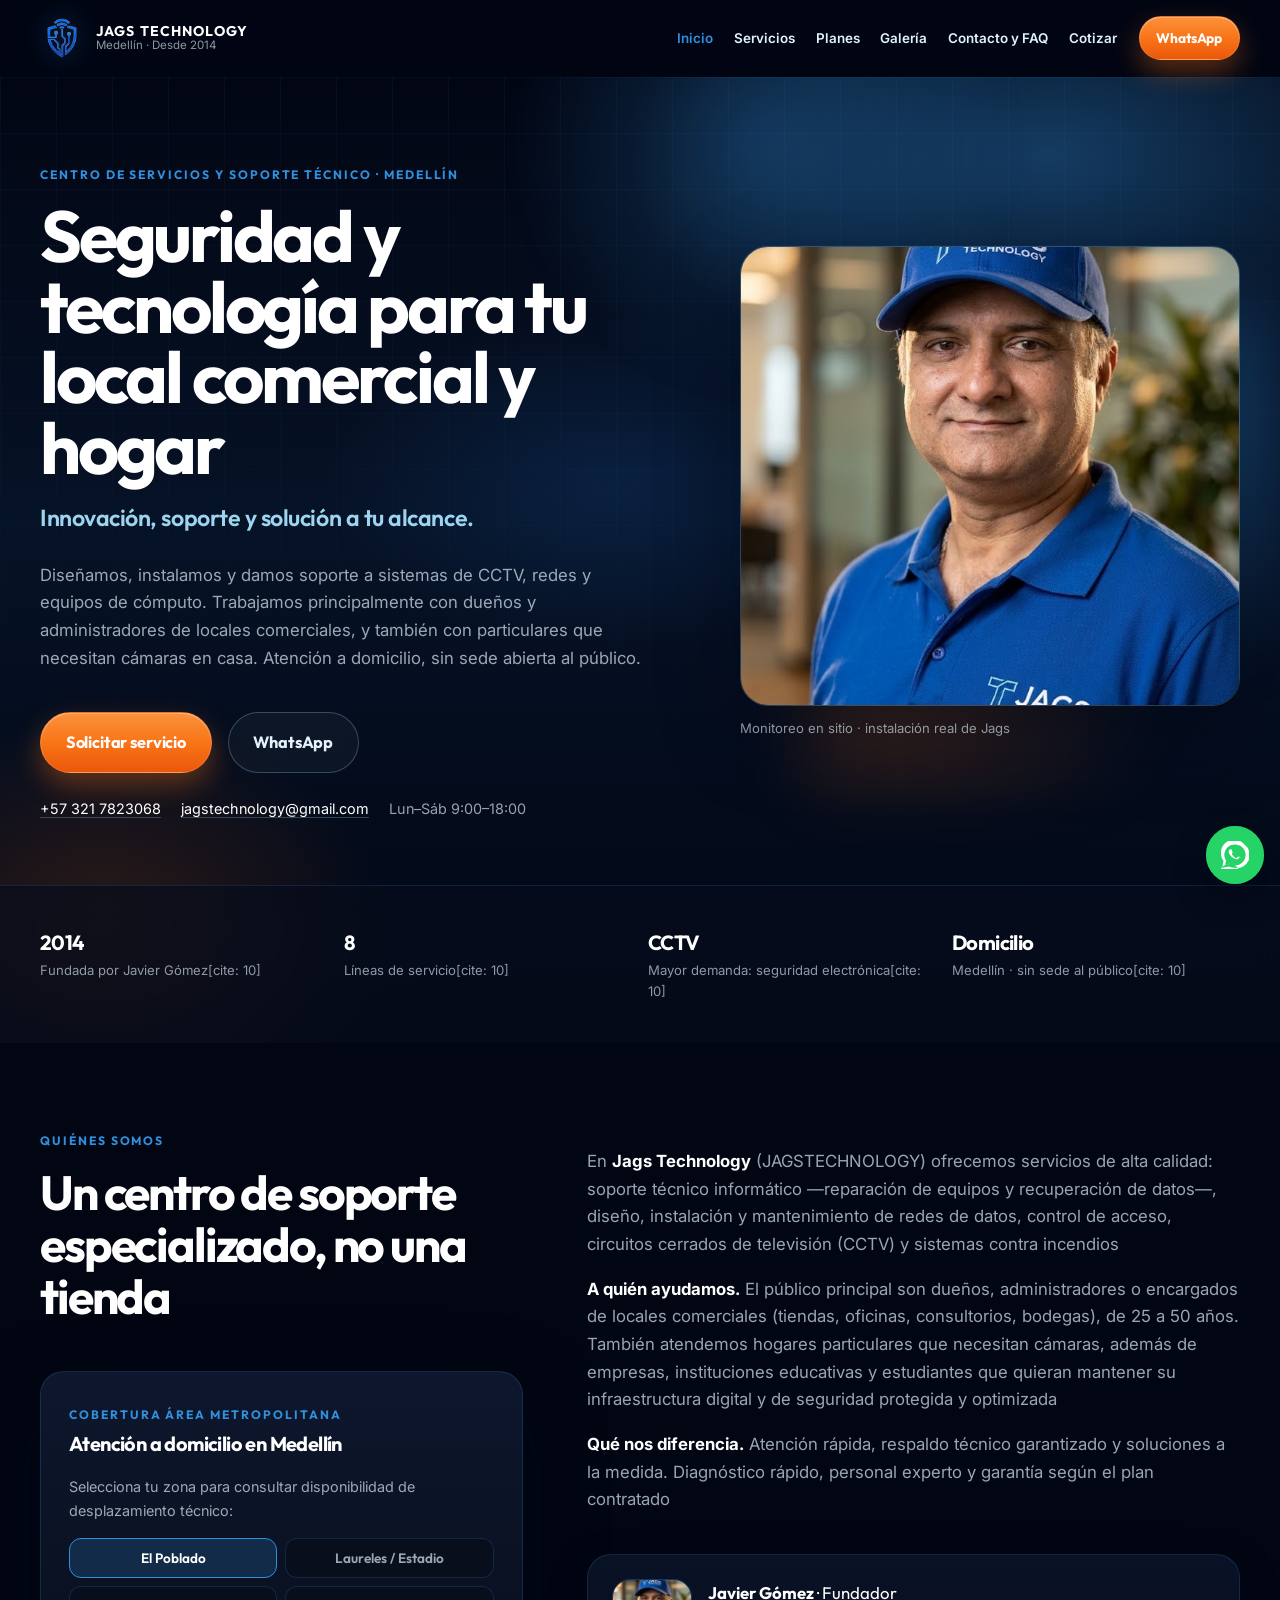
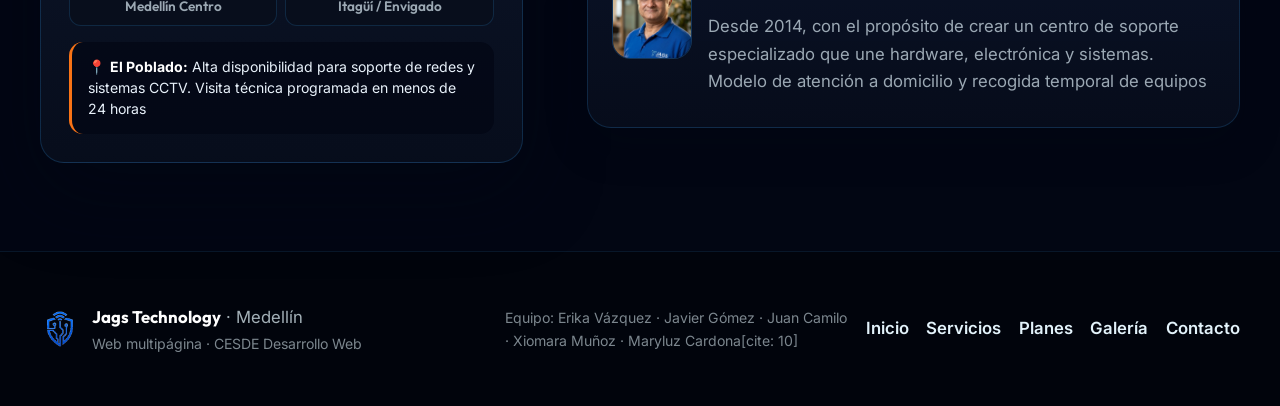
<file: index.html>
<!DOCTYPE html>
<html lang="es">
<head>
  <meta charset="UTF-8">
  <meta name="viewport" content="width=device-width, initial-scale=1">
  <meta name="theme-color" content="#020613">
  <meta name="description" content="Jags Technology — Seguridad electrónica, CCTV y soporte técnico en Medellín. Atención a domicilio para locales comerciales y hogares.">
  <title>Inicio | Jags Technology</title>
  <link rel="preconnect" href="https://fonts.googleapis.com">
  <link rel="preconnect" href="https://fonts.gstatic.com" crossorigin>
  <link href="https://fonts.googleapis.com/css2?family=Inter:wght@400;500;600;700&family=Outfit:wght@500;600;700;800&display=swap" rel="stylesheet">
  <link rel="stylesheet" href="assets/css/styles.css">
  <link rel="icon" href="assets/img/logo-escudo.png" type="image/png">
</head>
<body>
  <a class="skip-link" href="#contenido">Saltar al contenido</a>

  <header class="site-header" role="banner">
    <div class="container header-inner">
      <a class="brand" href="index.html" aria-label="Jags Technology — Inicio">
        <img class="brand-logo" src="assets/img/logo-escudo.png" width="44" height="44" alt="">
        <span class="brand-text">
          <strong>JAGS TECHNOLOGY</strong>
          <span class="brand-sub">Medellín · Desde 2014</span>
        </span>
      </a>
      <button type="button" class="nav-toggle" id="nav-toggle" aria-expanded="false" aria-controls="nav-principal" aria-label="Abrir menú">
        <span class="nav-toggle-bar" aria-hidden="true"></span>
        <span class="nav-toggle-bar" aria-hidden="true"></span>
        <span class="nav-toggle-bar" aria-hidden="true"></span>
      </button>
      <nav id="nav-principal" class="nav-principal" aria-label="Principal">
        <ul>
          <li><a href="index.html" style="color: var(--cyan);">Inicio</a></li>
          <li><a href="servicios.html">Servicios</a></li>
          <li><a href="planes.html">Planes</a></li>
          <li><a href="galeria.html">Galería</a></li>
          <li><a href="contacto.html">Contacto y FAQ</a></li>
          <li><a href="Formulario.html">Cotizar</a></li>
        </ul>
      </nav>
      <a class="btn btn-accent btn-header" href="https://wa.me/573217823068?text=Hola%2C%20vi%20la%20web%20de%20Jags%20y%20quiero%20cotizar" target="_blank" rel="noopener noreferrer">WhatsApp</a>
    </div>
  </header>

  <main id="contenido">
    <section id="inicio" class="hero" aria-labelledby="hero-title">
      <div class="hero-bg" aria-hidden="true"></div>
      <div class="container hero-grid">
        <div class="hero-copy">
          <p class="eyebrow">Centro de servicios y soporte técnico · Medellín</p>
          <h1 id="hero-title">Seguridad y tecnología para tu local comercial y hogar</h1>
          <p class="tagline">Innovación, soporte y solución a tu alcance.</p>
          <p class="lead">Diseñamos, instalamos y damos soporte a sistemas de CCTV, redes y equipos de cómputo. Trabajamos principalmente con dueños y administradores de locales comerciales, y también con particulares que necesitan cámaras en casa. Atención a domicilio, sin sede abierta al público.</p>
          <div class="hero-actions">
            <a class="btn btn-accent btn-lg" href="Formulario.html">Solicitar servicio</a>
            <a class="btn btn-ghost btn-lg" href="https://wa.me/573217823068?text=Hola%2C%20vi%20la%20web%20de%20Jags%20y%20quiero%20cotizar" target="_blank" rel="noopener noreferrer">WhatsApp</a>
          </div>
          <ul class="hero-meta" aria-label="Datos de contacto rápidos">
            <li><a href="tel:+573217823068">+57 321 7823068</a></li>
            <li><a href="mailto:jagstechnology@gmail.com">jagstechnology@gmail.com</a></li>
            <li>Lun–Sáb 9:00–18:00</li>
          </ul>
        </div>
        <figure class="hero-visual">
          <img src="assets/img/galeria/01-javier-uniforme.jpg" width="800" height="560" alt="Monitor de CCTV mostrando la cámara 05 en vivo en un local comercial">
          <figcaption>Monitoreo en sitio · instalación real de Jags</figcaption>
        </figure>
      </div>
      <div class="hero-stats">
        <div class="container stats-row">
          <p><strong>2014</strong><span>Fundada por Javier Gómez[cite: 10]</span></p>
          <p><strong>8</strong><span>Líneas de servicio[cite: 10]</span></p>
          <p><strong>CCTV</strong><span>Mayor demanda: seguridad electrónica[cite: 10]</span></p>
          <p><strong>Domicilio</strong><span>Medellín · sin sede al público[cite: 10]</span></p>
        </div>
      </div>
    </section>

    <section id="nosotros" class="section" aria-labelledby="nosotros-title">
      <div class="container about-grid">
        <div class="about-left-col" style="display: flex; flex-direction: column; gap: 2rem;">
          <header class="section-head left" style="margin-bottom: 0;">
            <p class="eyebrow">Quiénes somos</p>
            <h2 id="nosotros-title">Un centro de soporte especializado, no una tienda</h2>
          </header>

          <div class="contact-card" style="padding: 28px; border-radius: 24px;">
            <span class="eyebrow" style="margin-bottom: 0.5rem;">Cobertura Área Metropolitana</span>
            <h3 style="font-size: 1.25rem; margin-bottom: 0.5rem;">Atención a domicilio en Medellín</h3>
            <p style="font-size: 0.9rem; color: var(--muted); margin-bottom: 16px;">
              Selecciona tu zona para consultar disponibilidad de desplazamiento técnico:
            </p>
            <div class="zone-buttons" style="display: grid; grid-template-columns: 1fr 1fr; gap: 8px; margin-bottom: 16px;">
              <button type="button" class="zone-btn active" data-zone="poblado" style="padding: 10px 12px; background: rgba(49, 144, 221, 0.2); border: 1px solid var(--cyan); color: #fff; border-radius: 12px; cursor: pointer; font-family: var(--display); font-size: 0.85rem; font-weight: 600;">El Poblado</button>
              <button type="button" class="zone-btn" data-zone="laureles" style="padding: 10px 12px; background: rgba(8, 14, 28, 0.88); border: 1px solid var(--line); color: var(--muted); border-radius: 12px; cursor: pointer; font-family: var(--display); font-size: 0.85rem; font-weight: 600;">Laureles / Estadio</button>
              <button type="button" class="zone-btn" data-zone="centro" style="padding: 10px 12px; background: rgba(8, 14, 28, 0.88); border: 1px solid var(--line); color: var(--muted); border-radius: 12px; cursor: pointer; font-family: var(--display); font-size: 0.85rem; font-weight: 600;">Medellín Centro</button>
              <button type="button" class="zone-btn" data-zone="sur" style="padding: 10px 12px; background: rgba(8, 14, 28, 0.88); border: 1px solid var(--line); color: var(--muted); border-radius: 12px; cursor: pointer; font-family: var(--display); font-size: 0.85rem; font-weight: 600;">Itagüí / Envigado</button>
            </div>
            <div id="zone-info" style="padding: 14px 16px; background: rgba(2, 6, 19, 0.65); border-radius: 14px; border-left: 3px solid var(--accent);">
              <p id="zone-text" style="margin: 0; font-size: 0.88rem; color: var(--text); line-height: 1.5;">
                📍 <strong style="color: #fff;">El Poblado:</strong> Alta disponibilidad para soporte de redes y sistemas CCTV. Visita técnica programada en menos de 24 horas
              </p>
            </div>
          </div>
        </div>

        <div class="about-copy">
          <p>En <strong>Jags Technology</strong> (JAGSTECHNOLOGY) ofrecemos servicios de alta calidad: soporte técnico informático —reparación de equipos y recuperación de datos—, diseño, instalación y mantenimiento de redes de datos, control de acceso, circuitos cerrados de televisión (CCTV) y sistemas contra incendios</p>
          <p><strong>A quién ayudamos.</strong> El público principal son dueños, administradores o encargados de locales comerciales (tiendas, oficinas, consultorios, bodegas), de 25 a 50 años. También atendemos hogares particulares que necesitan cámaras, además de empresas, instituciones educativas y estudiantes que quieran mantener su infraestructura digital y de seguridad protegida y optimizada</p>
          <p><strong>Qué nos diferencia.</strong> Atención rápida, respaldo técnico garantizado y soluciones a la medida. Diagnóstico rápido, personal experto y garantía según el plan contratado</p>
          <aside class="founder" aria-label="Fundador">
            <img src="assets/img/galeria/01-javier-uniforme.jpg" width="88" height="88" alt="Javier Gómez con uniforme de Jags Technology">
            <div>
              <p><strong>Javier Gómez</strong> · Fundador</p>
              <p>Desde 2014, con el propósito de crear un centro de soporte especializado que une hardware, electrónica y sistemas. Modelo de atención a domicilio y recogida temporal de equipos</p>
            </div>
          </aside>
        </div>
      </div>
    </section>
  </main>

  <footer class="site-footer" role="contentinfo">
    <div class="container footer-inner">
      <div class="footer-brand">
        <img src="assets/img/logo-escudo.png" width="40" height="40" alt="">
        <div>
          <p><strong>Jags Technology</strong> · Medellín</p>
          <p class="muted">Web multipágina · CESDE Desarrollo Web</p>
        </div>
      </div>
      <p class="muted footer-team">Equipo: Erika Vázquez · Javier Gómez · Juan Camilo · Xiomara Muñoz · Maryluz Cardona[cite: 10]</p>
      <nav aria-label="Pie">
        <a href="index.html">Inicio</a>
        <a href="servicios.html">Servicios</a>
        <a href="planes.html">Planes</a>
        <a href="galeria.html">Galería</a>
        <a href="contacto.html">Contacto</a>
      </nav>
    </div>
  </footer>

  <a class="fab-wa" href="https://wa.me/573217823068?text=Hola%2C%20vi%20la%20web%20de%20Jags%20y%20quiero%20cotizar" target="_blank" rel="noopener noreferrer" aria-label="Escribir por WhatsApp">
    <span class="fab-pulse" aria-hidden="true"></span>
    <svg viewBox="0 0 24 24" width="28" height="28" aria-hidden="true" focusable="false"><path fill="currentColor" d="M20.5 3.5A11 11 0 0 0 2.1 17.2L1 23l5.9-1.1A11 11 0 0 0 12 23a11 11 0 0 0 8.5-19.5zM12 21.1a9.1 9.1 0 1 1-4.6-1.3l-.3-.2-3.5.7.7-3.4-.2-.3A9.1 9.1 0 1 1 12 21.1zm5-6.8c-.3-.1-1.6-.8-1.9-.9s-.4-.1-.6.1-.7.9-.8 1-.3.2-.6.1a7.5 7.5 0 0 1-2.2-1.4 8.2 8.2 0 0 1-1.5-1.9c-.2-.3 0-.4.1-.6l.3-.4.1-.3c0-.1 0-.3 0-.4s-.6-1.5-.8-2-.4-.5-.6-.5h-.5c-.2 0-.4.1-.6.3s-.8.8-.8 1.9.8 2.2.9 2.3c.1.2 1.6 2.5 3.8 3.5 1.4.6 1.9.6 2.6.5.4-.1 1.6-.6 1.8-1.3s.2-1.1.2-1.2-.2-.2-.4-.3z"/></svg>
  </a>
  <script src="assets/js/main.js" defer></script>
</body>
</html>
</file>
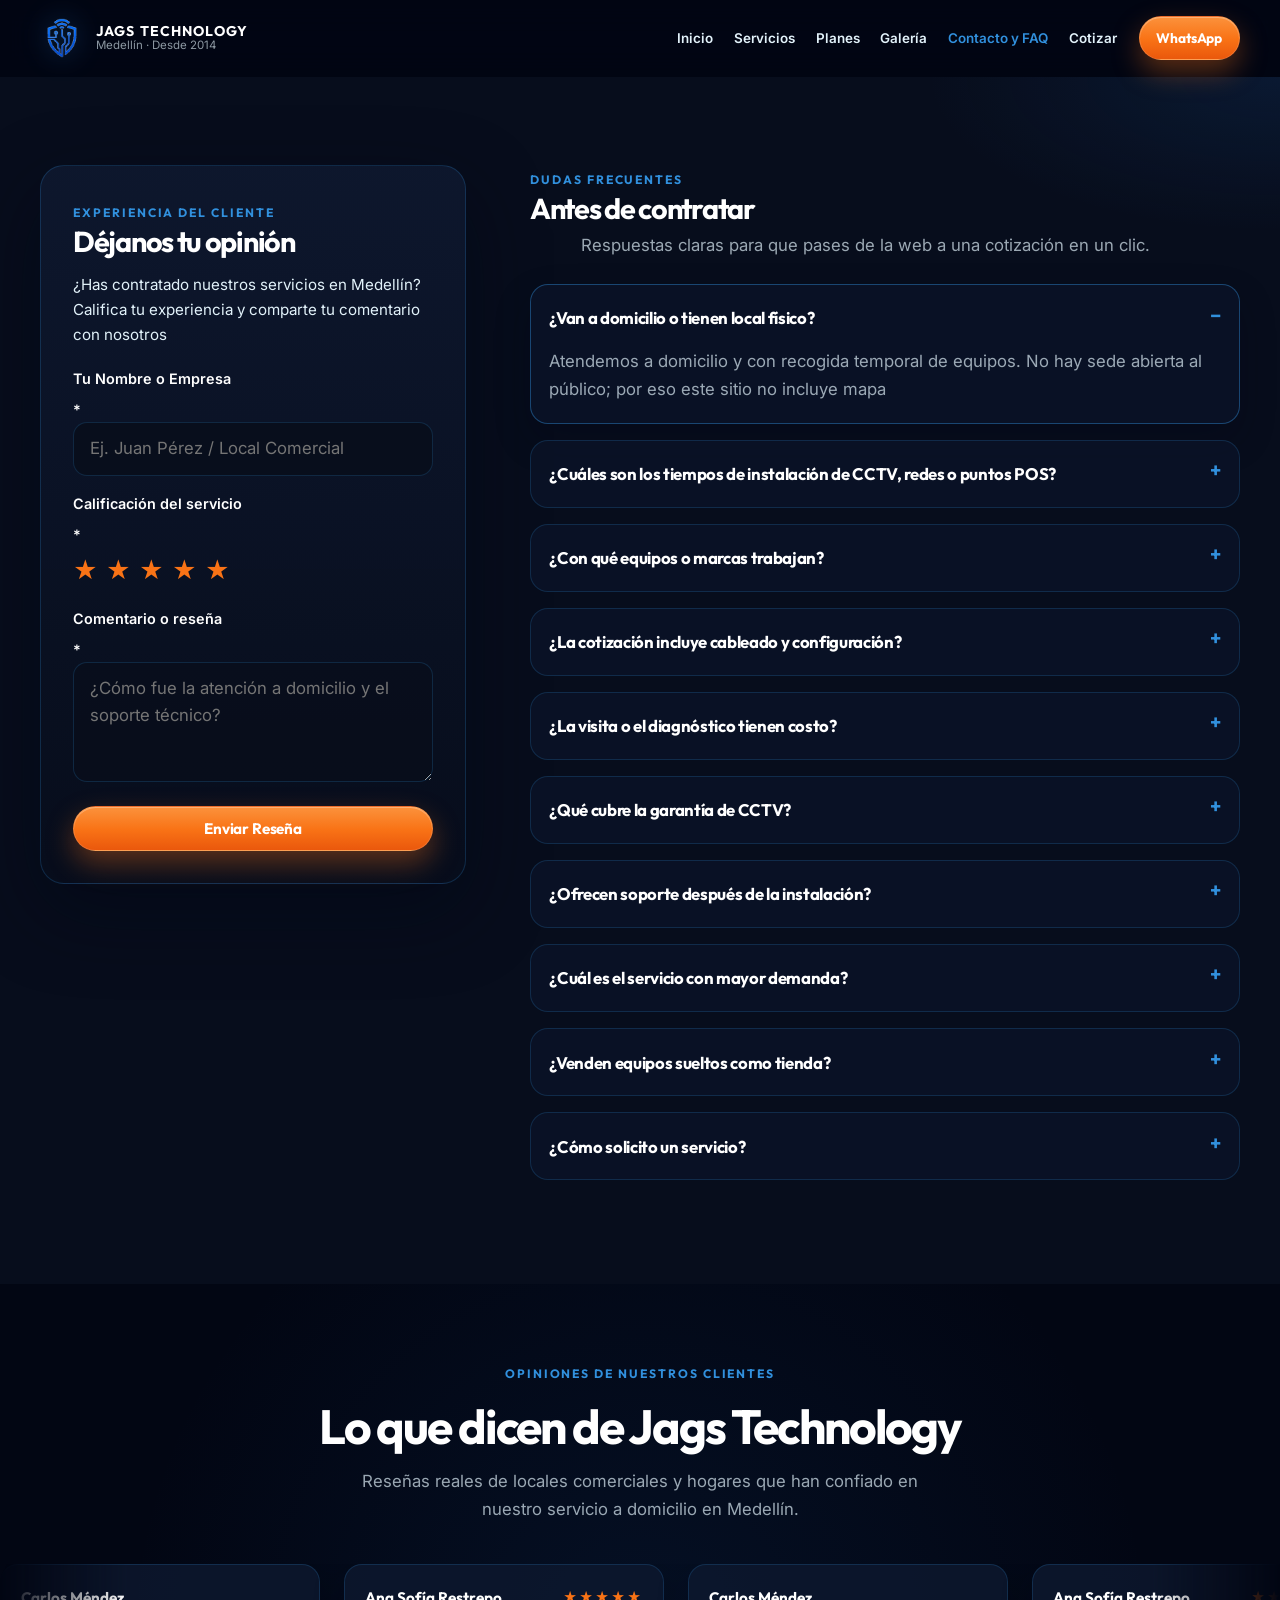
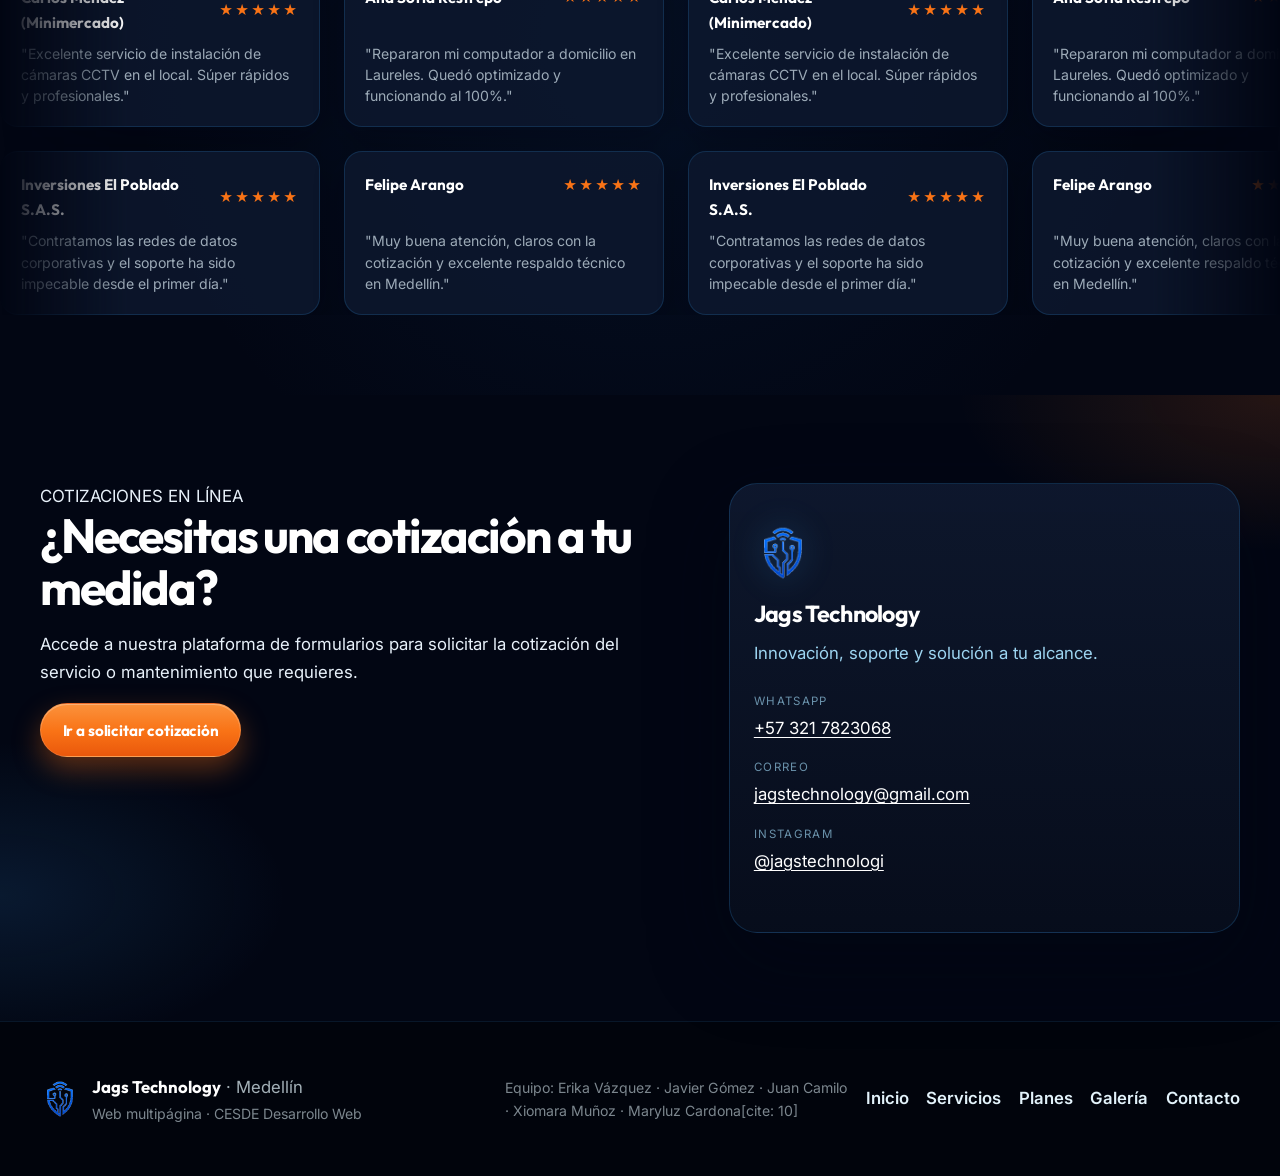
<file: contacto.html>
<!DOCTYPE html>
<html lang="es">
<head>
  <meta charset="UTF-8">
  <meta name="viewport" content="width=device-width, initial-scale=1">
  <meta name="theme-color" content="#020613">
  <title>Contacto, FAQ y Reseñas | Jags Technology</title>
  <link rel="preconnect" href="https://fonts.googleapis.com">
  <link rel="preconnect" href="https://fonts.gstatic.com" crossorigin>
  <link href="https://fonts.googleapis.com/css2?family=Inter:wght@400;500;600;700&family=Outfit:wght@500;600;700;800&display=swap" rel="stylesheet">
  <link rel="stylesheet" href="assets/css/styles.css">
  <link rel="icon" href="assets/img/logo-escudo.png" type="image/png">
</head>
<body>
  <a class="skip-link" href="#contenido">Saltar al contenido</a>

  <!-- HEADER UNIFICADO -->
  <header class="site-header" role="banner">
    <div class="container header-inner">
      <a class="brand" href="index.html" aria-label="Jags Technology — Inicio">
        <img class="brand-logo" src="assets/img/logo-escudo.png" width="44" height="44" alt="">
        <span class="brand-text">
          <strong>JAGS TECHNOLOGY</strong>
          <span class="brand-sub">Medellín · Desde 2014</span>
        </span>
      </a>
      <button type="button" class="nav-toggle" id="nav-toggle" aria-expanded="false" aria-controls="nav-principal" aria-label="Abrir menú">
        <span class="nav-toggle-bar" aria-hidden="true"></span>
        <span class="nav-toggle-bar" aria-hidden="true"></span>
        <span class="nav-toggle-bar" aria-hidden="true"></span>
      </button>
      <nav id="nav-principal" class="nav-principal" aria-label="Principal">
        <ul>
          <li><a href="index.html">Inicio</a></li>
          <li><a href="servicios.html">Servicios</a></li>
          <li><a href="planes.html">Planes</a></li>
          <li><a href="galeria.html">Galería</a></li>
          <li><a href="contacto.html" style="color: var(--cyan);">Contacto y FAQ</a></li>
          <li><a href="Formulario.html">Cotizar</a></li>
        </ul>
      </nav>
      <a class="btn btn-accent btn-header" href="https://wa.me/573217823068?text=Hola%2C%20vi%20la%20web%20de%20Jags%20y%20quiero%20cotizar" target="_blank" rel="noopener noreferrer">WhatsApp</a>
    </div>
  </header>

  <main id="contenido">
    
    <!-- SECCIÓN 1: FAQ Y FORMULARIO DE RESEÑAS (DOS COLUMNAS) -->
    <section id="faq" class="section section-alt" aria-labelledby="faq-title">
      <div class="container faq-layout">
        
        <!-- COLUMNA IZQUIERDA: FORMULARIO DE RESEÑAS -->
        <div class="contact-card" style="padding: 32px; border-radius: 24px;">
          <span class="eyebrow">EXPERIENCIA DEL CLIENTE</span>
          <h2 id="faq-title" style="font-size: 1.8rem; margin-bottom: 0.5rem;">Déjanos tu opinión</h2>
          <p class="section-desc" style="font-size: 0.95rem; margin-bottom: 20px;">
            ¿Has contratado nuestros servicios en Medellín? Califica tu experiencia y comparte tu comentario con nosotros
          </p>

          <form id="form-reseña" class="solicitud-form">
            <div class="form-group mb-3">
              <label for="nombre_resena" style="font-size: 0.9rem;">Tu Nombre o Empresa <span class="req-star">*</span></label>
              <input id="nombre_resena" type="text" class="form-control" placeholder="Ej. Juan Pérez / Local Comercial" required maxlength="50" style="padding: 0.75rem 1rem;">
            </div>

            <div class="form-group mb-3">
              <label style="font-size: 0.9rem;">Calificación del servicio <span class="req-star">*</span></label>
              <div class="rating-stars" style="display: flex; gap: 8px; font-size: 1.5rem; cursor: pointer; color: #cbd5e1; margin-top: 5px;">
                <span class="star" data-value="1">★</span>
                <span class="star" data-value="2">★</span>
                <span class="star" data-value="3">★</span>
                <span class="star" data-value="4">★</span>
                <span class="star" data-value="5">★</span>
              </div>
              <input type="hidden" id="puntuacion_estrellas" value="5" required>
            </div>

            <div class="form-group mb-4">
              <label for="comentario_resena" style="font-size: 0.9rem;">Comentario o reseña <span class="req-star">*</span></label>
              <textarea id="comentario_resena" rows="3" class="form-control" placeholder="¿Cómo fue la atención a domicilio y el soporte técnico?" required maxlength="250" style="padding: 0.75rem 1rem;"></textarea>
            </div>

            <button type="submit" class="btn btn-accent btn-full" style="width: 100%; padding: 12px;">
              Enviar Reseña
            </button>
          </form>

          <div id="mensaje-exito" style="display: none; margin-top: 20px; padding: 25px; background: rgba(37, 211, 102, 0.12); border: 1px solid rgba(37, 211, 102, 0.3); border-radius: 16px; text-align: center;">
            <div style="font-size: 2.5rem; margin-bottom: 10px;">🎉</div>
            <h3 style="color: #fff; font-size: 1.2rem; margin-bottom: 8px;">¡Muchas gracias por tu reseña!</h3>
            <p style="color: #94a3b8; font-size: 0.9rem; margin-bottom: 20px;">Tu opinión ya se encuentra publicada en el carrusel inferior.</p>
            <button type="button" id="btn-otra-resena" class="btn btn-ghost" style="width: 100%; padding: 10px; border-color: #25d366; color: #25d366;">
              ¿Quieres dejar otra reseña?
            </button>
          </div>
        </div>

        <!-- COLUMNA DERECHA: PREGUNTAS FRECUENTES (10 PREGUNTAS) -->
        <div class="faq-right-column">
          <div style="margin-bottom: 24px;">
            <span class="eyebrow">DUDAS FRECUENTES</span>
            <h2 style="font-size: 1.8rem; margin-bottom: 0.5rem;">Antes de contratar</h2>
            <p class="section-lead" style="margin-bottom: 0;">Respuestas claras para que pases de la web a una cotización en un clic.</p>
          </div>

          <div class="faq-list">
            <details class="faq-item" open>
              <summary>¿Van a domicilio o tienen local físico?</summary>
              <p>Atendemos a domicilio y con recogida temporal de equipos. No hay sede abierta al público; por eso este sitio no incluye mapa</p>
            </details>
            <details class="faq-item">
              <summary>¿Cuáles son los tiempos de instalación de CCTV, redes o puntos POS?</summary>
              <p>Dependen del alcance (número de cámaras o puntos, cableado existente y acceso al sitio). En la cotización te indicamos el tiempo estimado para tu caso. Escríbenos por WhatsApp para agendar la visita.</p>
            </details>
            <details class="faq-item">
              <summary>¿Con qué equipos o marcas trabajan?</summary>
              <p>No operamos como tienda de marcas fijas. Proveemos los equipos necesarios para la instalación contratada (cámaras, cerraduras, cableado y afines) y te proponemos lo adecuado en la cotización, según el proyecto</p>
            </details>
            <details class="faq-item">
              <summary>¿La cotización incluye cableado y configuración?</summary>
              <p>La cotización detalla lo que entra en el trabajo: equipos, cableado e instalación o configuración cuando apliquen al servicio contratado. Lo dejamos explícito antes de iniciar.</p>
            </details>
            <details class="faq-item">
              <summary>¿La visita o el diagnóstico tienen costo?</summary>
              <p>Varía según el servicio y el desplazamiento. Te confirmamos el valor al solicitar la visita por WhatsApp, antes de ir.</p>
            </details>
            <details class="faq-item">
              <summary>¿Qué cubre la garantía de CCTV?</summary>
              <p>Los sistemas de CCTV incluyen 1 año de garantía según el plan (Básico: 4 cámaras IP; Empresarial: 16 o más cámaras y servidor cloud) Cubre el respaldo técnico del trabajo instalado de acuerdo con ese plan.</p>
            </details>
            <details class="faq-item">
              <summary>¿Ofrecen soporte después de la instalación?</summary>
              <p>Sí. El respaldo técnico está incluido según el plan. También puedes contratar mantenimiento preventivo y soporte especializado en sitio o remoto para mantener la operación estable</p>
            </details>
            <details class="faq-item">
              <summary>¿Cuál es el servicio con mayor demanda?</summary>
              <p>Seguridad electrónica: CCTV, control de acceso, alarmas y soluciones relacionadas</p>
            </details>
            <details class="faq-item">
              <summary>¿Venden equipos sueltos como tienda?</summary>
              <p>No. No somos almacén de venta masiva. Proveemos cámaras, cerraduras, cableado y demás insumos necesarios para ejecutar las instalaciones contratadas</p>
            </details>
            <details class="faq-item">
              <summary>¿Cómo solicito un servicio?</summary>
              <p>Usa el formulario de esta página o escríbenos al WhatsApp +57 321 7823068. También puedes escribir a jagstechnology@gmail.com o a Instagram @jagstechnologi. Horario: lunes a sábado, 9:00 a. m. – 6:00 p. m.</p>
            </details>
          </div>
        </div>

      </div>
    </section>

    <!-- SECCIÓN 2: CARRUSEL INFINITO DE RESEÑAS (ANCHO TOTAL) -->
    <section id="resenas" class="section section-dark testimonials-marquee-section" aria-labelledby="testimoniales-title">
      <div class="container section-head">
        <p class="eyebrow">OPINIONES DE NUESTROS CLIENTES</p>
        <h2 id="testimoniales-title">Lo que dicen de Jags Technology</h2>
        <p class="section-lead">Reseñas reales de locales comerciales y hogares que han confiado en nuestro servicio a domicilio en Medellín.</p>
      </div>

      <div class="marquee-container">
        <div class="marquee-track marquee-left" id="marquee-line-1"></div>
        <div class="marquee-track marquee-right" id="marquee-line-2"></div>
      </div>
    </section>

    <!-- SECCIÓN 3: CONTACTO / CTA (ANCHO TOTAL) -->
    <section id="contacto" class="section section-contact" aria-labelledby="contacto-title">
      <div class="container">
        <div class="contact-grid">
          
          <div class="contact-cta-card">
            <span class="subheading-sm">COTIZACIONES EN LÍNEA</span>
            <h2>¿Necesitas una cotización a tu medida?</h2>
            <p class="section-desc">
              Accede a nuestra plataforma de formularios para solicitar la cotización del servicio o mantenimiento que requieres.
            </p>
            <a href="Formulario.html" class="btn btn-accent btn-full text-center">
              Ir a solicitar cotización
            </a>
          </div>

          <address class="contact-card">
            <img class="contact-logo" src="assets/img/logo-escudo.png" width="56" height="56" alt="">
            <h3 class="not-italic">Jags Technology</h3>
            <p class="tagline-sm">Innovación, soporte y solución a tu alcance.</p>
            <dl class="contact-list">
              <div>
                <dt>WhatsApp</dt>
                <dd><a href="https://wa.me/573217823068">+57 321 7823068</a></dd>
              </div>
              <div>
                <dt>Correo</dt>
                <dd><a href="mailto:jagstechnology@gmail.com">jagstechnology@gmail.com</a></dd>
              </div>
              <div>
                <dt>Instagram</dt>
                <dd><a href="https://www.instagram.com/jagstechnologi/" target="_blank" rel="noopener noreferrer">@jagstechnologi</a></dd>
              </div>
            </dl>
          </address>

        </div>
      </div>
    </section>

  </main>

  <!-- FOOTER ABAJO DE TODO -->
  <footer class="site-footer" role="contentinfo">
    <div class="container footer-inner">
      <div class="footer-brand">
        <img src="assets/img/logo-escudo.png" width="40" height="40" alt="">
        <div>
          <p><strong>Jags Technology</strong> · Medellín</p>
          <p class="muted">Web multipágina · CESDE Desarrollo Web</p>
        </div>
      </div>
      <p class="muted footer-team">Equipo: Erika Vázquez · Javier Gómez · Juan Camilo · Xiomara Muñoz · Maryluz Cardona[cite: 10]</p>
      <nav aria-label="Pie">
        <a href="index.html">Inicio</a>
        <a href="servicios.html">Servicios</a>
        <a href="planes.html">Planes</a>
        <a href="galeria.html">Galería</a>
        <a href="contacto.html">Contacto</a>
      </nav>
    </div>
  </footer>

  <script src="assets/js/main.js" defer></script>
</body>
</html>
</file>
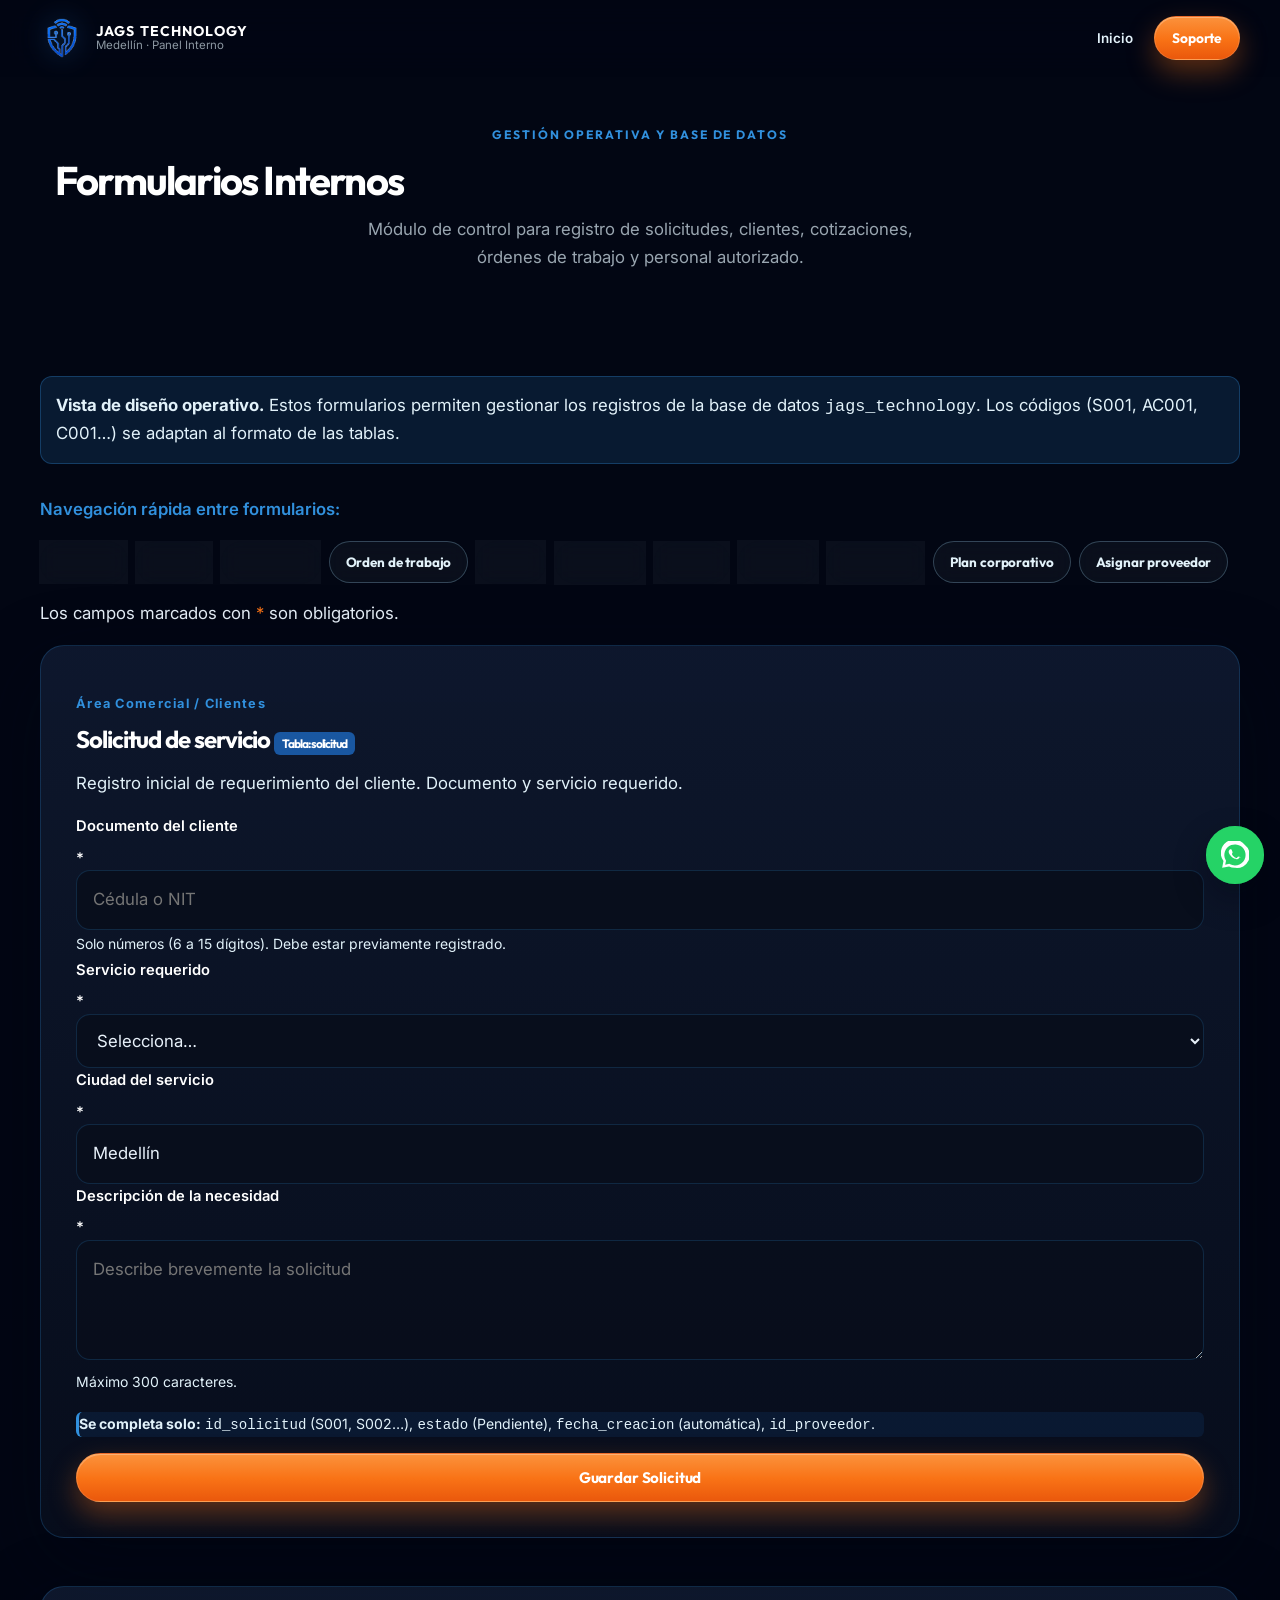
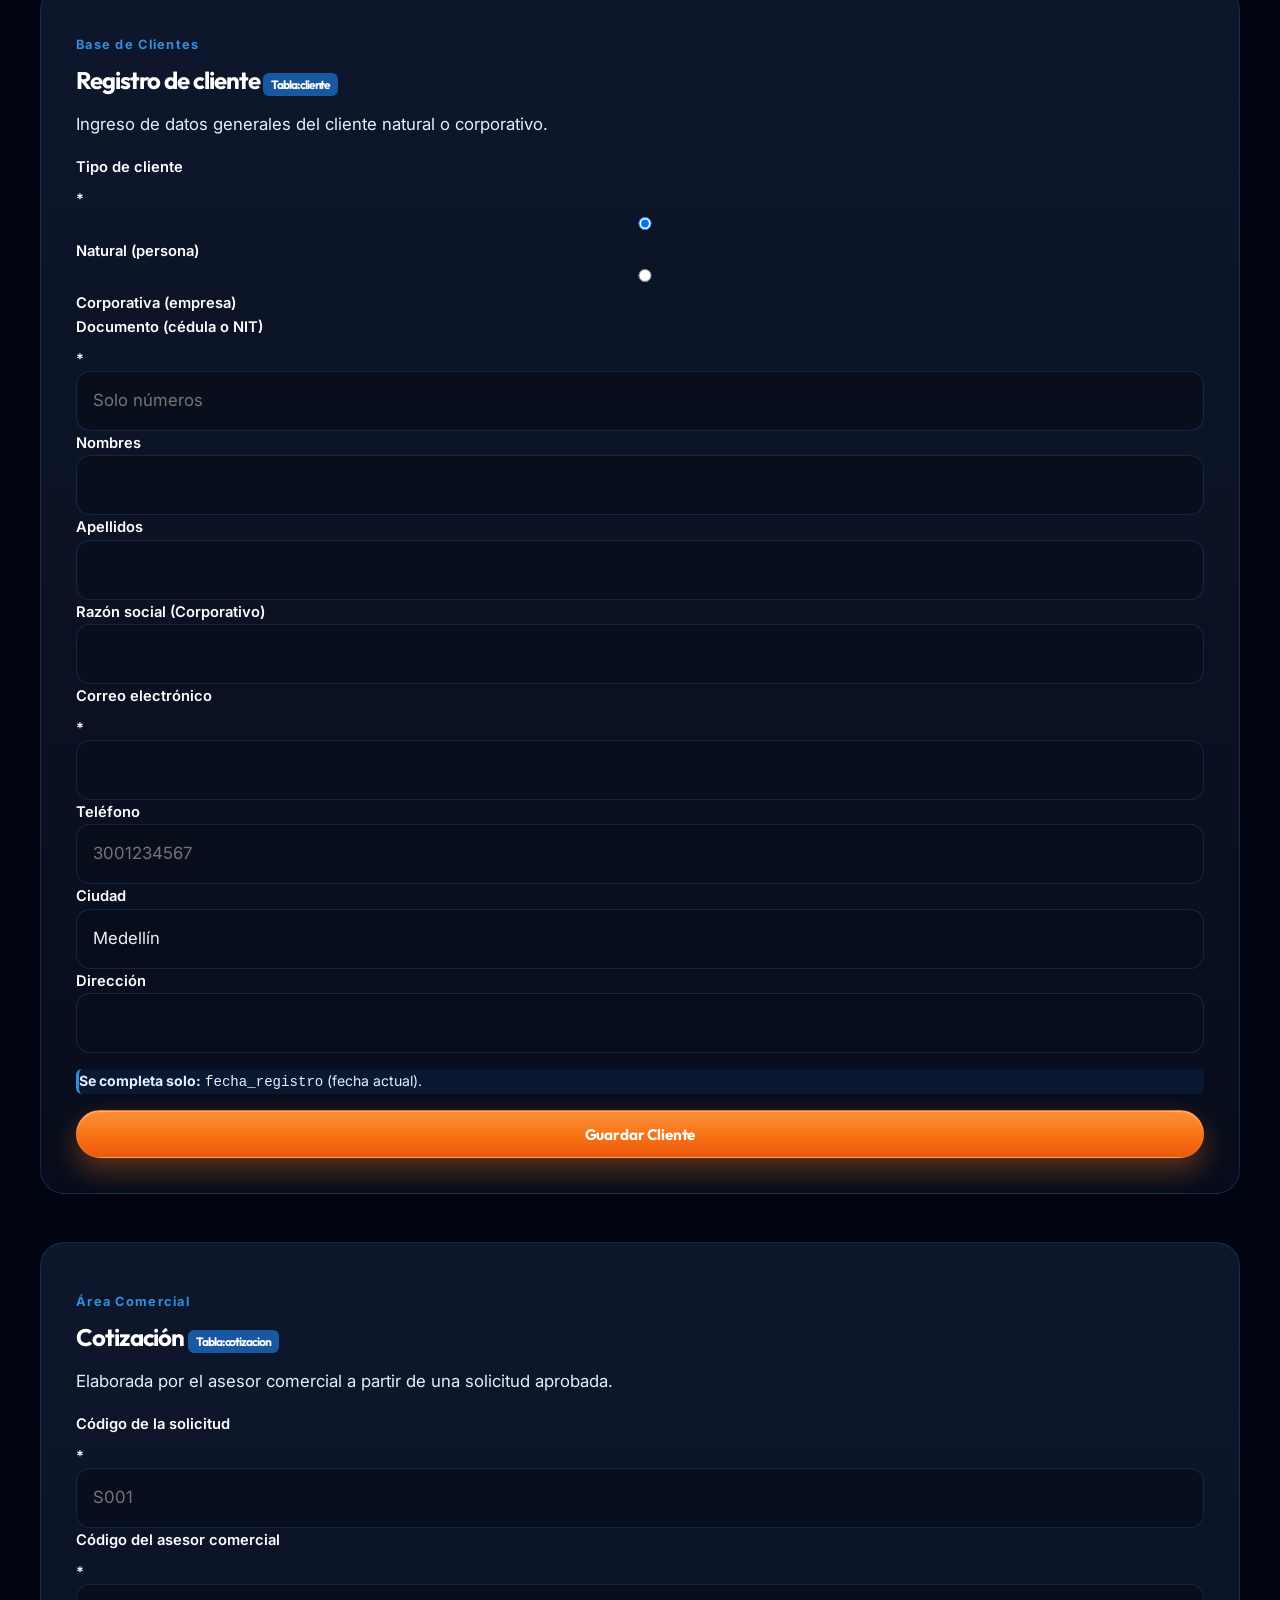
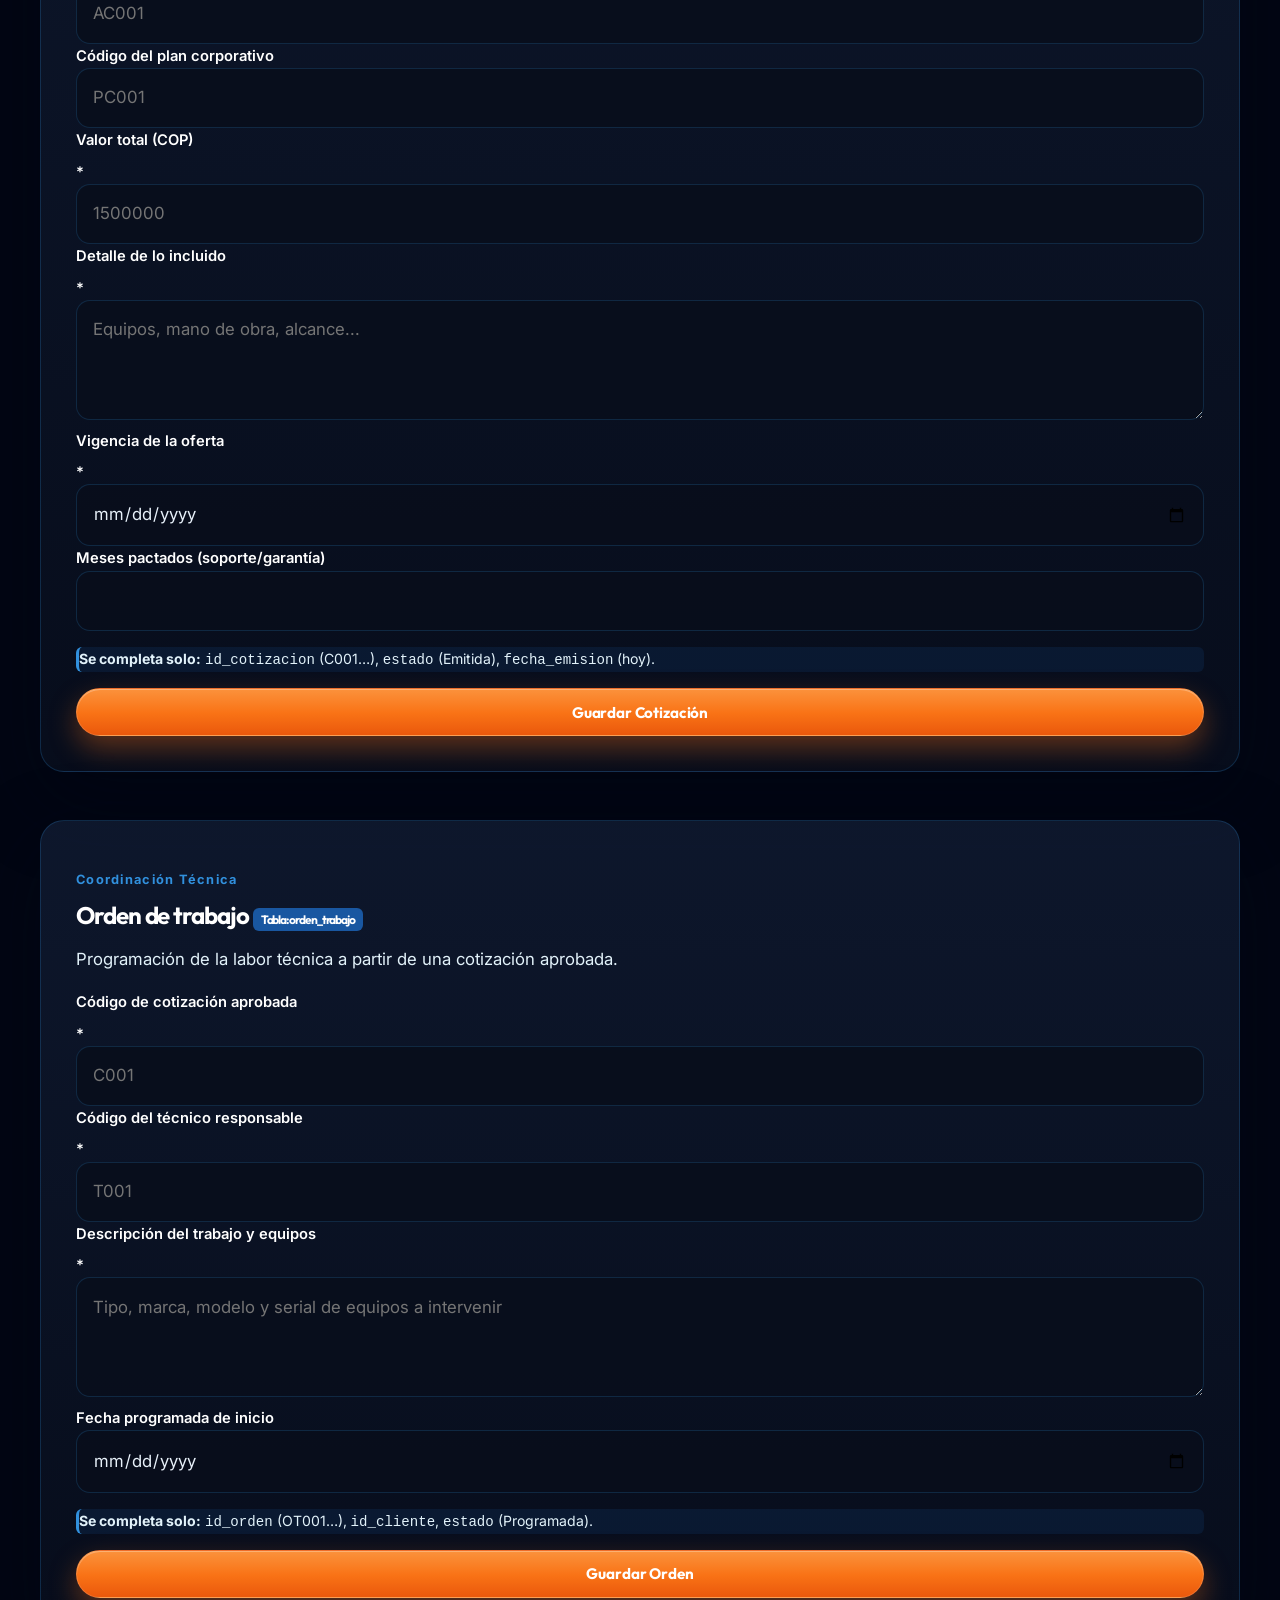
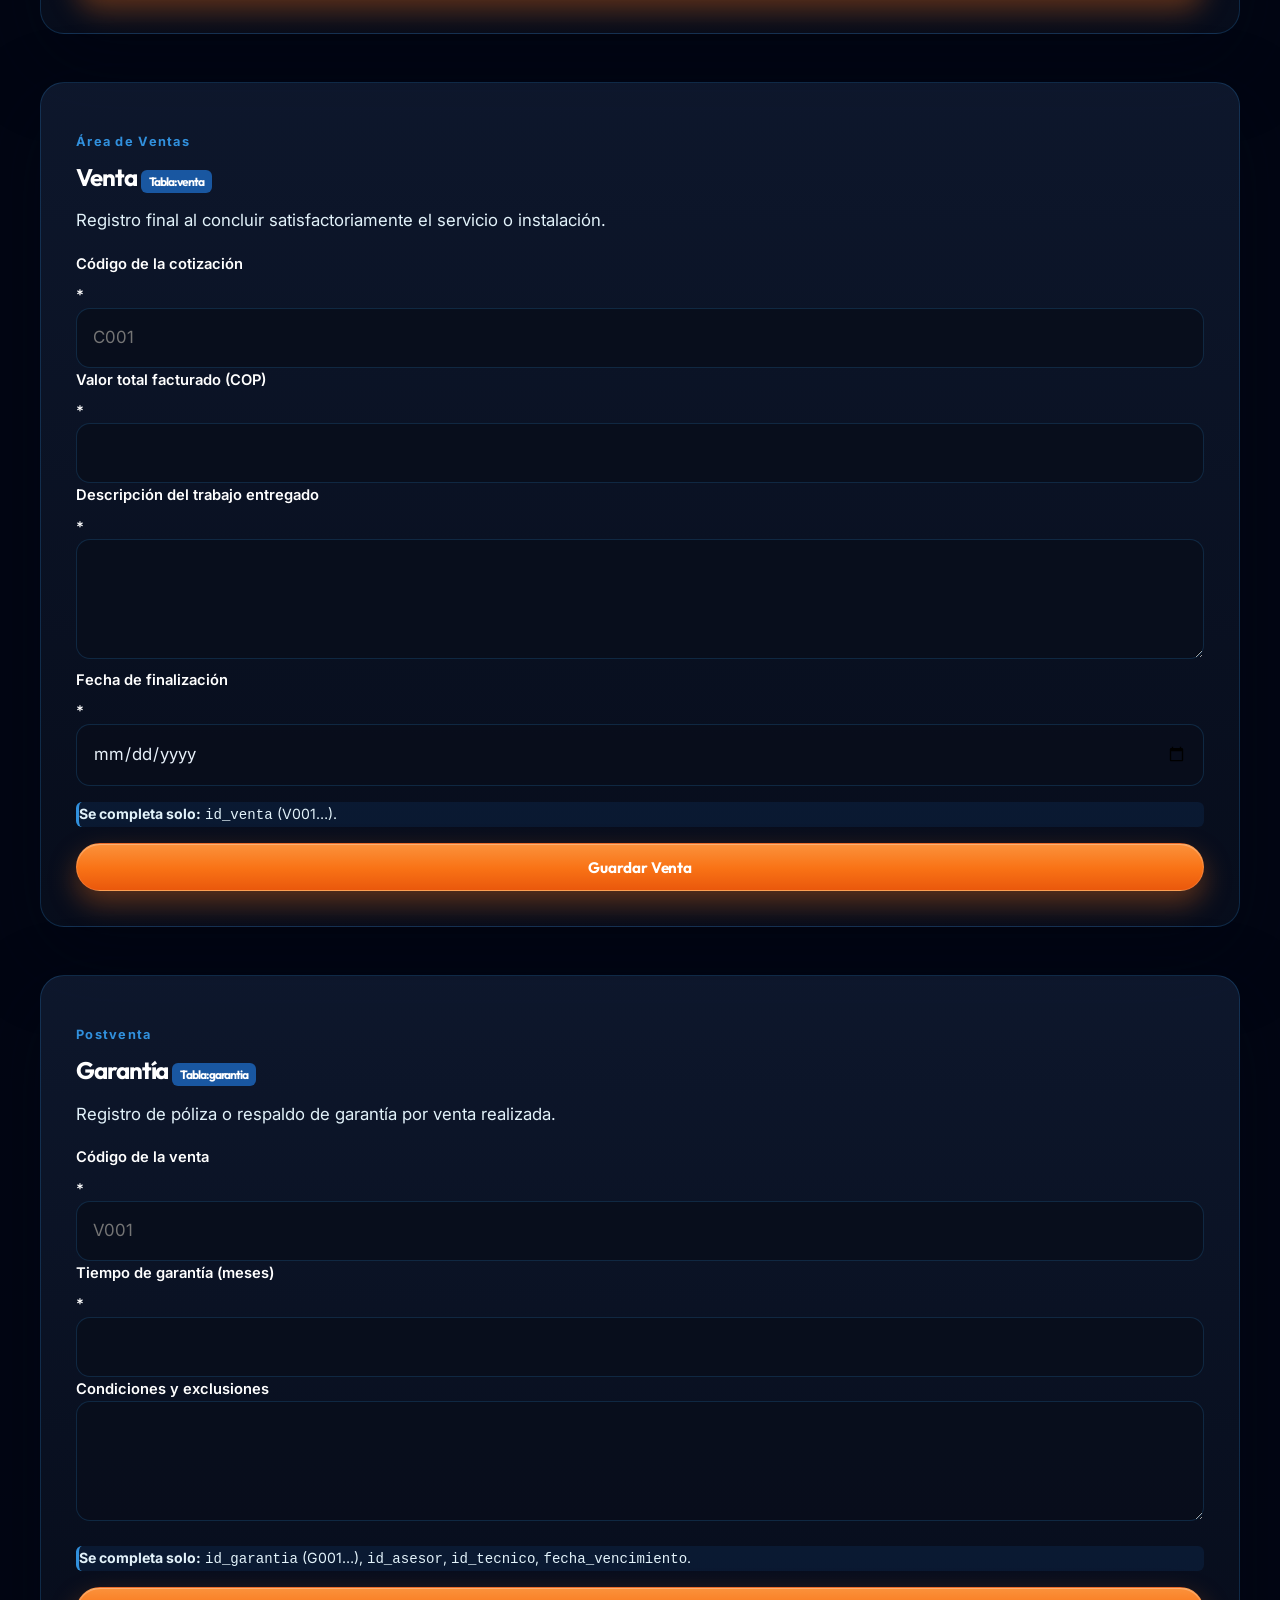
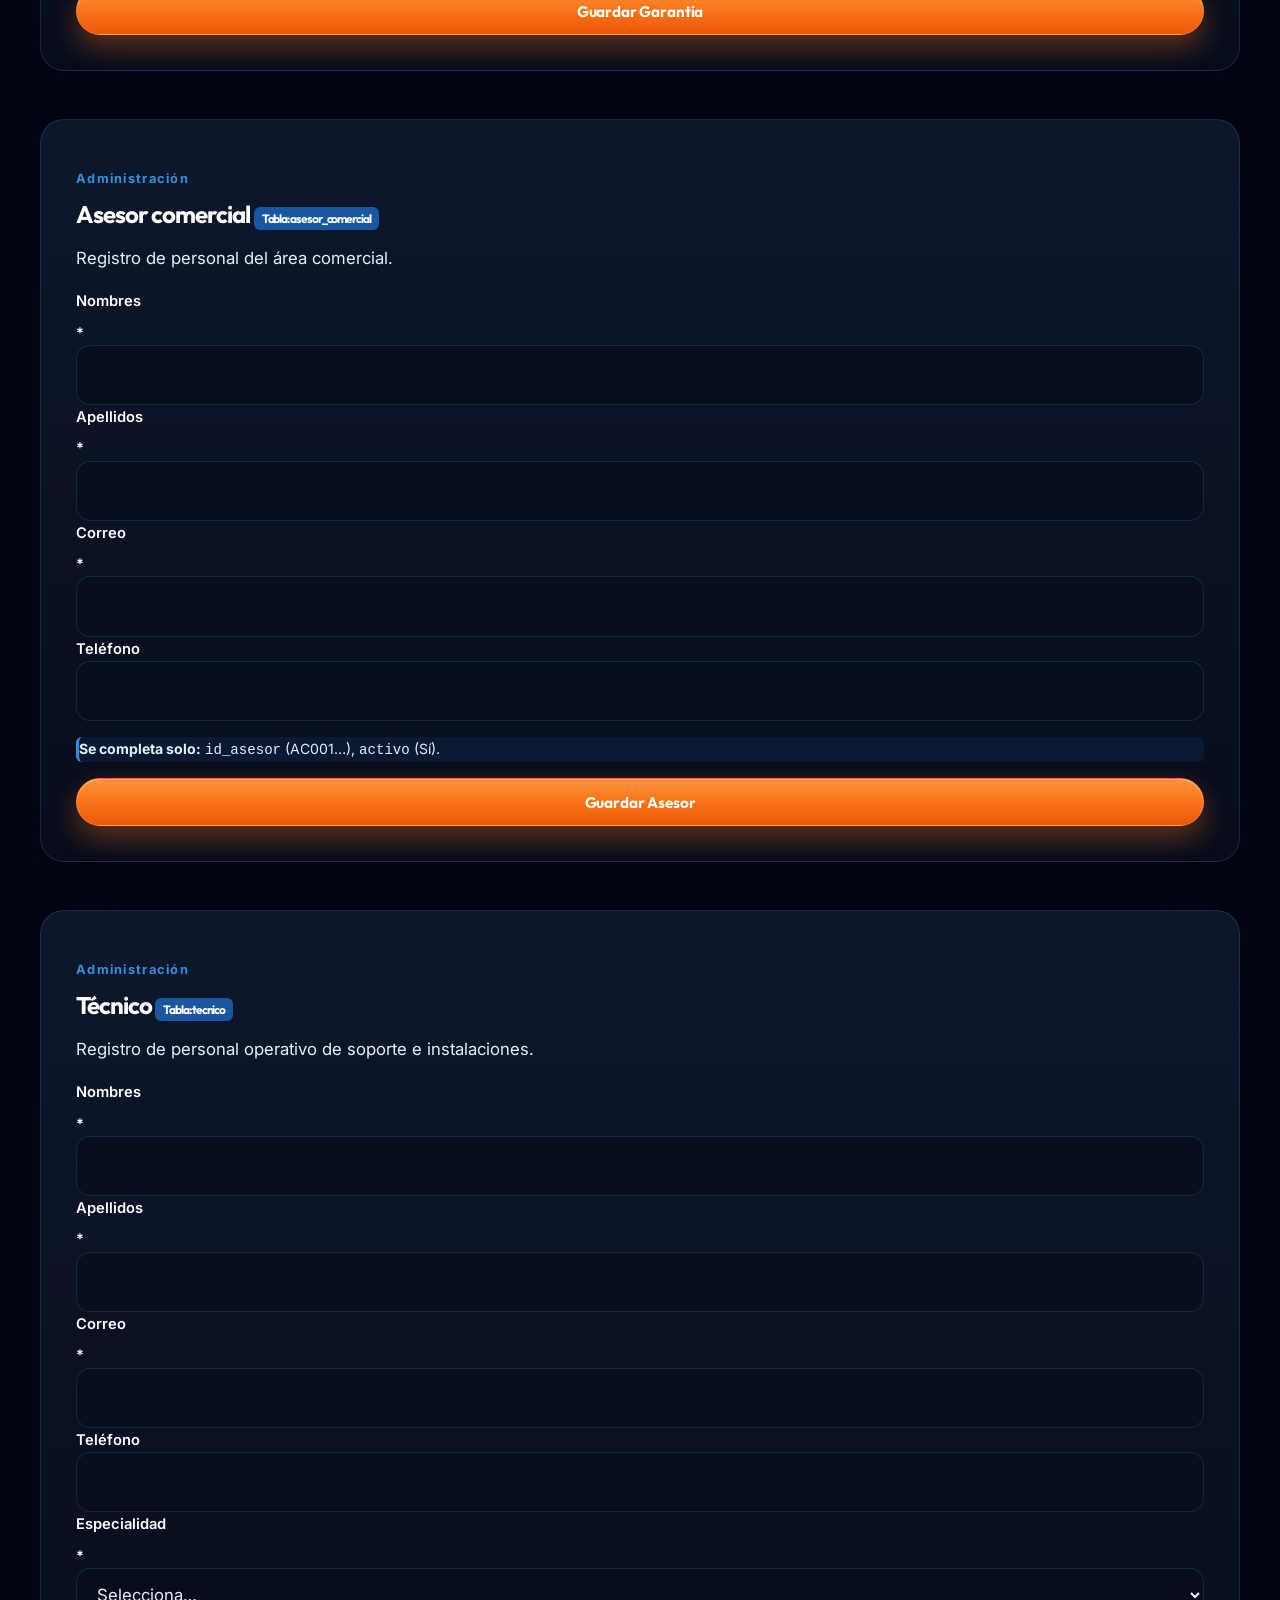
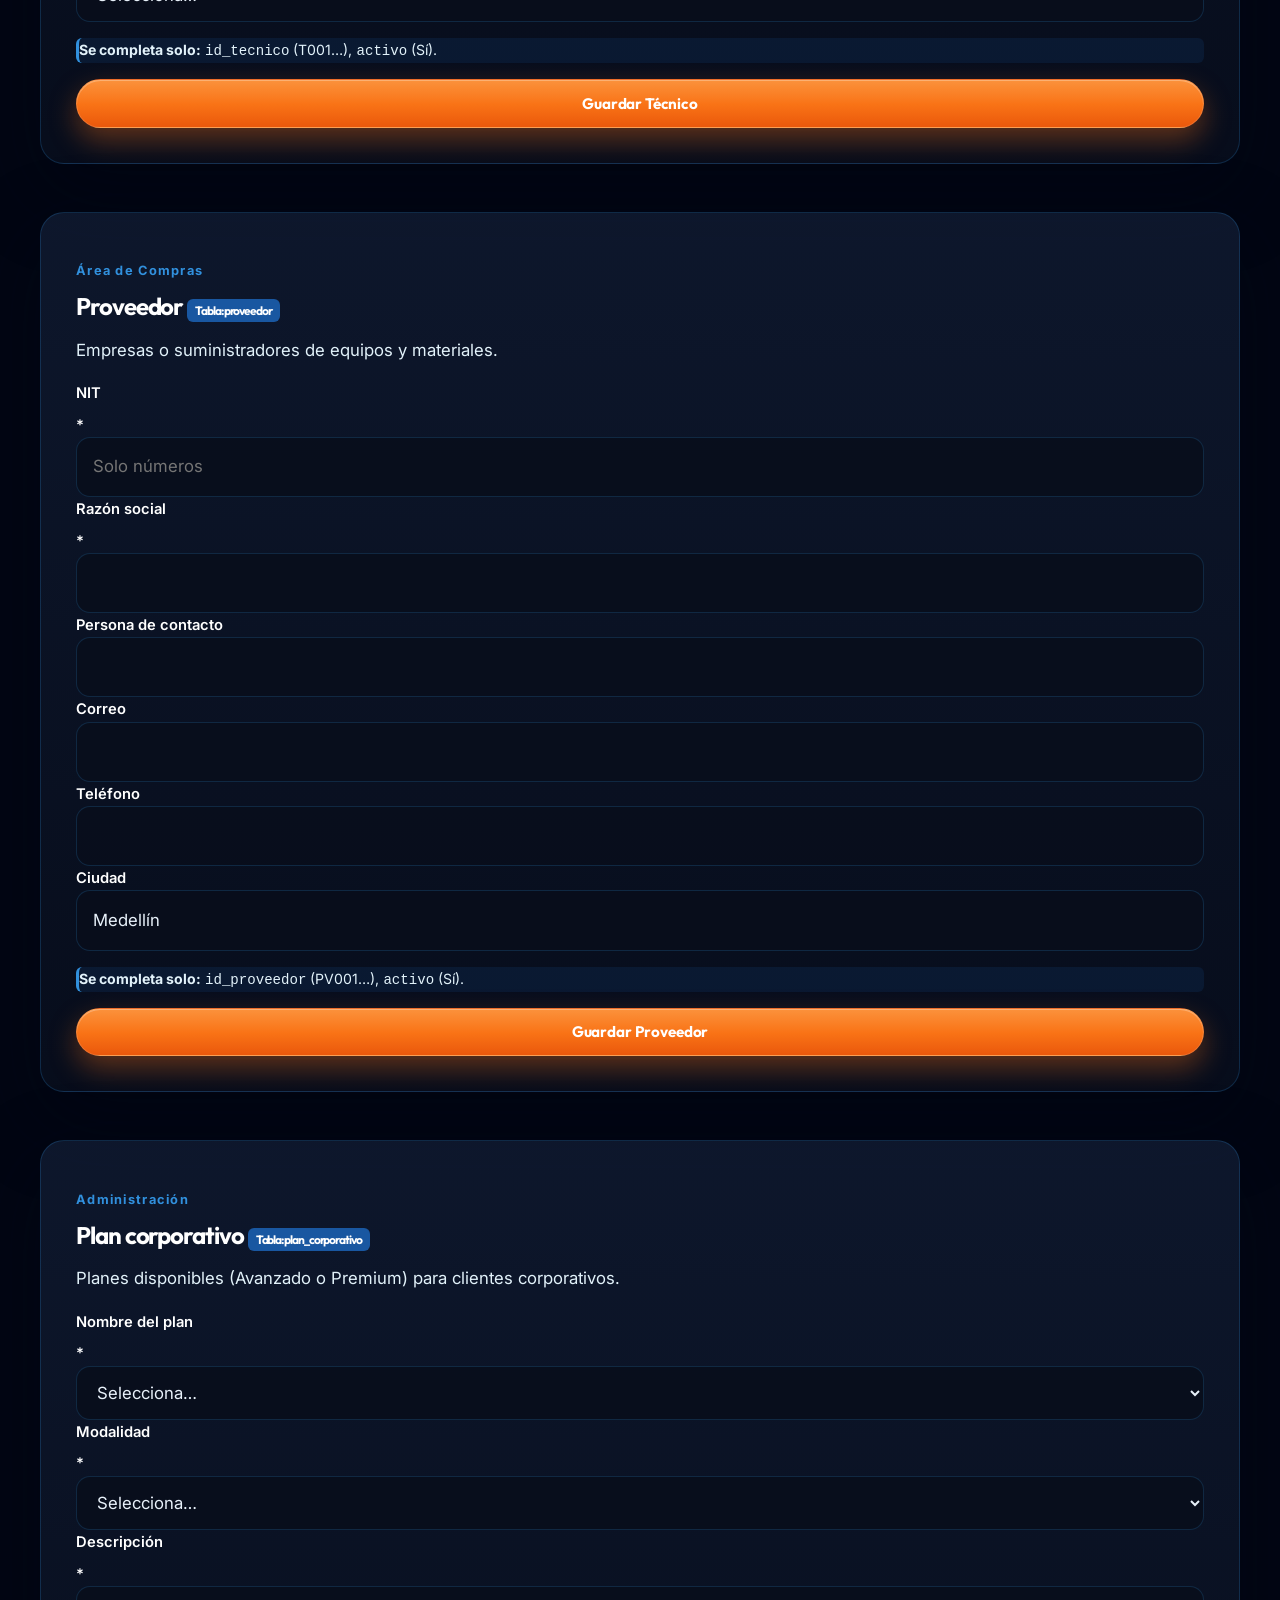
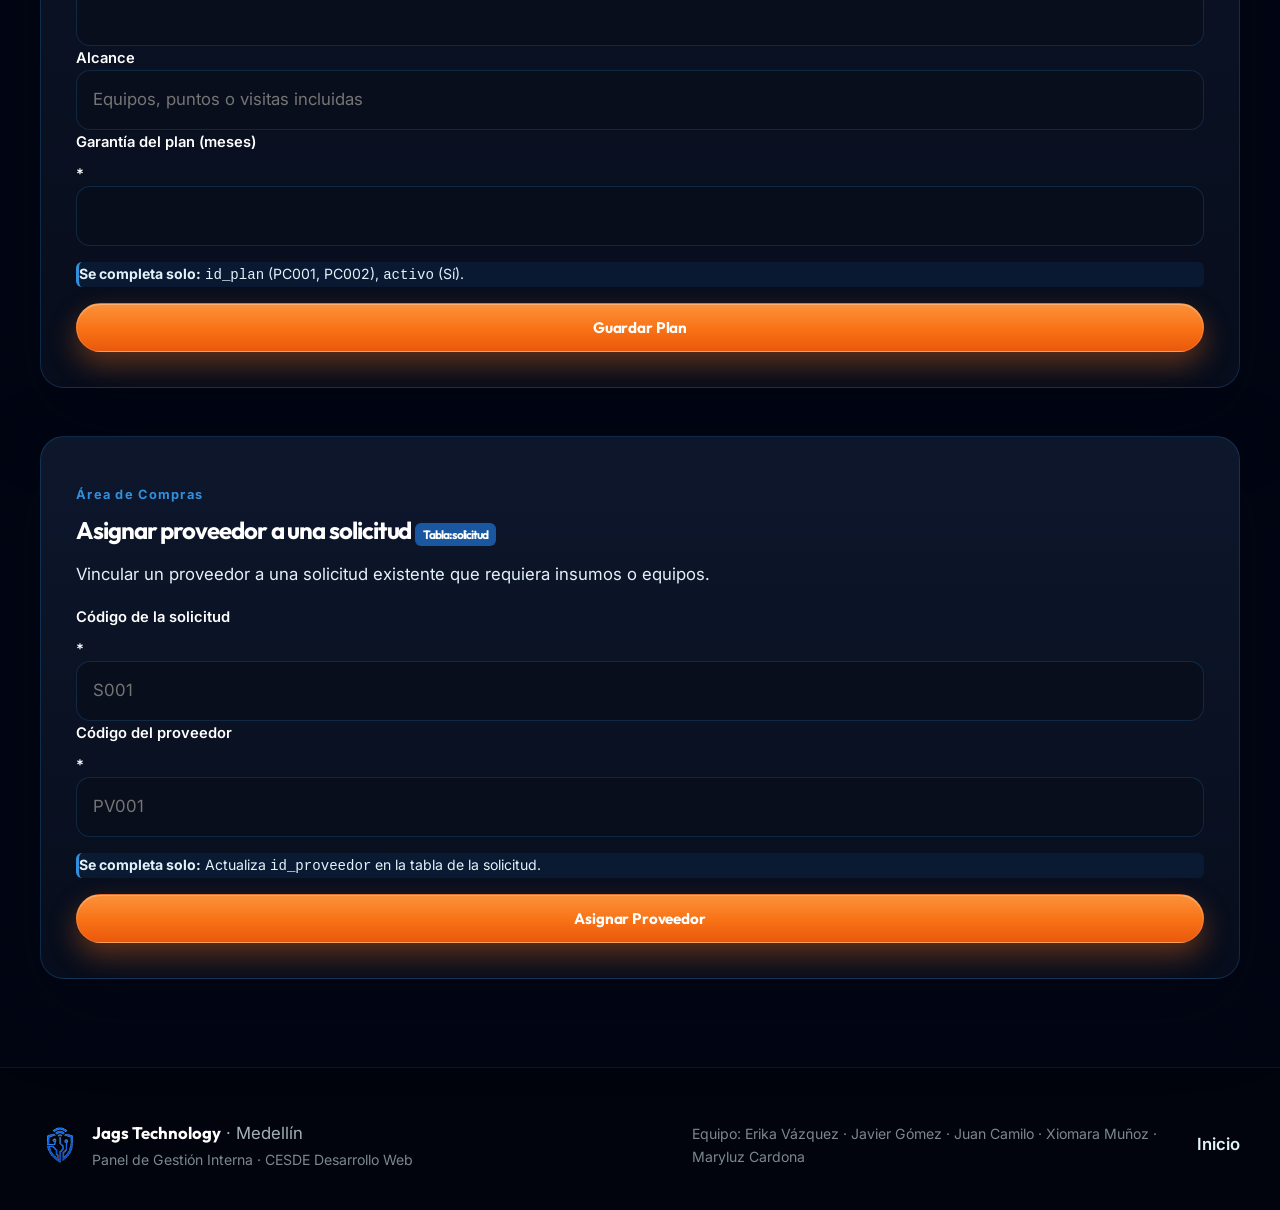
<file: Cotizacion.html>
<!DOCTYPE html>
<html lang="es">
<head>
  <meta charset="utf-8">
  <meta name="viewport" content="width=device-width, initial-scale=1, shrink-to-fit=no">
  <meta name="description" content="Panel de gestión interna y formularios de Jags Technology.">
  <meta name="theme-color" content="#020613">
  <title>Panel de Formularios Internos | Jags Technology</title>
  <link rel="preconnect" href="https://fonts.googleapis.com">
  <link rel="preconnect" href="https://fonts.gstatic.com" crossorigin>
  <link href="https://fonts.googleapis.com/css2?family=Inter:wght@400;500;600;700&family=Outfit:wght@500;600;700;800&display=swap" rel="stylesheet">
  <link rel="stylesheet" href="assets/css/styles.css">
  <link rel="icon" href="assets/img/logo-escudo.png" type="image/png">
</head>
<body>
  <a class="skip-link" href="#contenido">Saltar al contenido</a>

  <!-- HEADER UNIFICADO CON EL INDEX -->
  <header class="site-header" role="banner">
    <div class="container header-inner">
      <a class="brand" href="index.html" aria-label="Jags Technology — Inicio">
        <img class="brand-logo" src="assets/img/logo-escudo.png" width="44" height="44" alt="">
        <span class="brand-text">
          <strong>JAGS TECHNOLOGY</strong>
          <span class="brand-sub">Medellín · Panel Interno</span>
        </span>
      </a>
      <nav id="nav-principal" class="nav-principal" aria-label="Principal">
        <ul>
          <li><a href="index.html">Inicio</a></li>
        </ul>
      </nav>
      <a class="btn btn-accent btn-header" href="https://wa.me/573217823068?text=Hola%2C%20necesito%20soporte%20con%20el%20sistema" target="_blank" rel="noopener noreferrer">Soporte</a>
    </div>
  </header>

  <main id="contenido">
    <header class="hero" style="padding: 3rem 0; text-align: center;">
      <div class="container">
        <p class="eyebrow">Gestión Operativa y Base de Datos</p>
        <h1 style="font-size: 2.5rem; margin-bottom: 1rem;">Formularios Internos</h1>
        <p class="lead mb-0" style="margin-inline: auto;">Módulo de control para registro de solicitudes, clientes, cotizaciones, órdenes de trabajo y personal autorizado.</p>
      </div>
    </header>

    <section class="section" style="padding-top: 1rem;">
      <div class="container">
        
        <!-- Alerta de diseño -->
        <div class="alert alert-info" role="status" style="background: rgba(49, 144, 221, 0.15); border: 1px solid rgba(49, 144, 221, 0.3); color: #e2f2fa; border-radius: 12px; padding: 15px; margin-bottom: 2rem;">
          <strong>Vista de diseño operativo.</strong> Estos formularios permiten gestionar los registros de la base de datos <code>jags_technology</code>. Los códigos (S001, AC001, C001…) se adaptan al formato de las tablas.
        </div>

        <p class="small text-muted mb-2" style="font-weight: 600; color: var(--cyan) !important;">Navegación rápida entre formularios:</p>
        
        <!-- Índice de navegación interna estilizado -->
        <nav class="nav nav-pills form-index mb-5" aria-label="Índice de formularios" style="display: flex; flex-wrap: wrap; gap: 8px;">
          <a class="btn btn-sm btn-ghost" href="#solicitud">Solicitud</a>
          <a class="btn btn-sm btn-ghost" href="#cliente">Cliente</a>
          <a class="btn btn-sm btn-ghost" href="#cotizacion">Cotización</a>
          <a class="btn btn-sm btn-ghost" href="#orden">Orden de trabajo</a>
          <a class="btn btn-sm btn-ghost" href="#venta">Venta</a>
          <a class="btn btn-sm btn-ghost" href="#garantia">Garantía</a>
          <a class="btn btn-sm btn-ghost" href="#asesor">Asesor</a>
          <a class="btn btn-sm btn-ghost" href="#tecnico">Técnico</a>
          <a class="btn btn-sm btn-ghost" href="#proveedor">Proveedor</a>
          <a class="btn btn-sm btn-ghost" href="#plan">Plan corporativo</a>
          <a class="btn btn-sm btn-ghost" href="#asignar">Asignar proveedor</a>
        </nav>

        <p class="small text-muted mb-4">Los campos marcados con <span class="req-star" style="color: var(--accent);">*</span> son obligatorios.</p>

        <!-- CONTENEDOR DE FORMULARIOS INTERNOS -->
        <div style="display: grid; gap: 3rem;">

          <!-- 1. SOLICITUD -->
          <section class="form-section contact-card" id="solicitud" style="padding: 35px; border-radius: 24px;">
            <p class="form-who text-uppercase" style="color: var(--cyan); font-size: 0.8rem; font-weight: 700; letter-spacing: 0.1em;">Área Comercial / Clientes</p>
            <h2 class="h4 text-white font-weight-bold" style="font-size: 1.5rem;">Solicitud de servicio <span class="badge badge-tabla" style="background: var(--blue); color: #fff; font-size: 0.75rem; padding: 4px 8px; border-radius: 6px;">Tabla: solicitud</span></h2>
            <p class="text-muted mb-4">Registro inicial de requerimiento del cliente. Documento y servicio requerido.</p>
            <form action="#" method="post" class="solicitud-form">
              <div class="form-row">
                <div class="form-group col-md-6 mb-3">
                  <label for="id_cliente_sol">Documento del cliente <span class="req-star">*</span></label>
                  <input id="id_cliente_sol" name="id_cliente" type="text" class="form-control" required maxlength="15" pattern="[0-9]{6,15}" title="Entre 6 y 15 dígitos, solo números" placeholder="Cédula o NIT" inputmode="numeric">
                  <small class="form-text text-muted">Solo números (6 a 15 dígitos). Debe estar previamente registrado.</small>
                </div>
                <div class="form-group col-md-6 mb-3">
                  <label for="tipo_servicio">Servicio requerido <span class="req-star">*</span></label>
                  <select id="tipo_servicio" name="tipo_servicio" class="form-control" required>
                    <option value="">Selecciona…</option>
                    <option value="Mantenimiento de computadores">Reparación y mantenimiento de computadores</option>
                    <option value="Sistemas de CCTV">Sistemas de CCTV (seguridad electrónica)</option>
                    <option value="Redes de datos">Redes de datos</option>
                    <option value="Control de acceso">Control de acceso</option>
                    <option value="Sistemas contra incendios">Sistemas contra incendios</option>
                    <option value="Desarrollo web">Desarrollo web</option>
                    <option value="Recuperacion de datos">Recuperación de datos</option>
                    <option value="Soporte especializado">Mantenimiento preventivo y soporte especializado</option>
                  </select>
                </div>
                <div class="form-group col-md-6 mb-3">
                  <label for="ciudad_servicio">Ciudad del servicio <span class="req-star">*</span></label>
                  <input id="ciudad_servicio" name="ciudad_servicio" type="text" class="form-control" required maxlength="50" value="Medellín">
                </div>
                <div class="form-group col-12 mb-3">
                  <label for="mensaje">Descripción de la necesidad <span class="req-star">*</span></label>
                  <textarea id="mensaje" name="mensaje" class="form-control" rows="3" maxlength="300" required placeholder="Describe brevemente la solicitud"></textarea>
                  <small class="form-text text-muted">Máximo 300 caracteres.</small>
                </div>
              </div>
              <div class="auto-note p-3 mb-3" style="background: rgba(25, 87, 161, 0.15); border-left: 3px solid var(--cyan); border-radius: 6px; font-size: 0.88rem;"><strong>Se completa solo:</strong> <code>id_solicitud</code> (S001, S002…), <code>estado</code> (Pendiente), <code>fecha_creacion</code> (automática), <code>id_proveedor</code>.</div>
              <button type="submit" class="btn btn-accent">Guardar Solicitud</button>
            </form>
          </section>

          <!-- 2. REGISTRO DE CLIENTE -->
          <section class="form-section contact-card" id="cliente" style="padding: 35px; border-radius: 24px;">
            <p class="form-who text-uppercase" style="color: var(--cyan); font-size: 0.8rem; font-weight: 700; letter-spacing: 0.1em;">Base de Clientes</p>
            <h2 class="h4 text-white font-weight-bold" style="font-size: 1.5rem;">Registro de cliente <span class="badge badge-tabla" style="background: var(--blue); color: #fff; font-size: 0.75rem; padding: 4px 8px; border-radius: 6px;">Tabla: cliente</span></h2>
            <p class="text-muted mb-4">Ingreso de datos generales del cliente natural o corporativo.</p>
            <form action="#" method="post" class="solicitud-form">
              <div class="form-row">
                <div class="form-group col-12 mb-3">
                  <label class="d-block mb-2">Tipo de cliente <span class="req-star">*</span></label>
                  <div class="d-flex gap-4" style="gap: 20px;">
                    <div><input type="radio" id="tc_natural" name="tipo_cliente" value="Natural" checked> <label for="tc_natural">Natural (persona)</label></div>
                    <div><input type="radio" id="tc_corp" name="tipo_cliente" value="Corporativa"> <label for="tc_corp">Corporativa (empresa)</label></div>
                  </div>
                </div>
                <div class="form-group col-12 mb-3">
                  <label for="id_cliente">Documento (cédula o NIT) <span class="req-star">*</span></label>
                  <input id="id_cliente" name="id_cliente" type="text" class="form-control" required maxlength="15" pattern="[0-9]{6,15}" title="Entre 6 y 15 dígitos" placeholder="Solo números">
                </div>
                <div class="form-group col-md-6 mb-3">
                  <label for="nombres">Nombres</label>
                  <input id="nombres" name="nombres" type="text" class="form-control" maxlength="50">
                </div>
                <div class="form-group col-md-6 mb-3">
                  <label for="apellidos">Apellidos</label>
                  <input id="apellidos" name="apellidos" type="text" class="form-control" maxlength="50">
                </div>
                <div class="form-group col-12 mb-3">
                  <label for="razon_social">Razón social (Corporativo)</label>
                  <input id="razon_social" name="razon_social" type="text" class="form-control" maxlength="100">
                </div>
                <div class="form-group col-md-6 mb-3">
                  <label for="correo">Correo electrónico <span class="req-star">*</span></label>
                  <input id="correo" name="correo" type="email" class="form-control" required maxlength="100">
                </div>
                <div class="form-group col-md-6 mb-3">
                  <label for="telefono">Teléfono</label>
                  <input id="telefono" name="telefono" type="tel" class="form-control" maxlength="15" placeholder="3001234567">
                </div>
                <div class="form-group col-md-6 mb-3">
                  <label for="ciudad">Ciudad</label>
                  <input id="ciudad" name="ciudad" type="text" class="form-control" maxlength="50" value="Medellín">
                </div>
                <div class="form-group col-md-6 mb-3">
                  <label for="direccion">Dirección</label>
                  <input id="direccion" name="direccion" type="text" class="form-control" maxlength="100">
                </div>
              </div>
              <div class="auto-note p-3 mb-3" style="background: rgba(25, 87, 161, 0.15); border-left: 3px solid var(--cyan); border-radius: 6px; font-size: 0.88rem;"><strong>Se completa solo:</strong> <code>fecha_registro</code> (fecha actual).</div>
              <button type="submit" class="btn btn-accent">Guardar Cliente</button>
            </form>
          </section>

          <!-- 3. COTIZACIÓN -->
          <section class="form-section contact-card" id="cotizacion" style="padding: 35px; border-radius: 24px;">
            <p class="form-who text-uppercase" style="color: var(--cyan); font-size: 0.8rem; font-weight: 700; letter-spacing: 0.1em;">Área Comercial</p>
            <h2 class="h4 text-white font-weight-bold" style="font-size: 1.5rem;">Cotización <span class="badge badge-tabla" style="background: var(--blue); color: #fff; font-size: 0.75rem; padding: 4px 8px; border-radius: 6px;">Tabla: cotizacion</span></h2>
            <p class="text-muted mb-4">Elaborada por el asesor comercial a partir de una solicitud aprobada.</p>
            <form action="#" method="post" class="solicitud-form">
              <div class="form-row">
                <div class="form-group col-md-6 mb-3">
                  <label for="id_solicitud">Código de la solicitud <span class="req-star">*</span></label>
                  <input id="id_solicitud" name="id_solicitud" type="text" class="form-control" required maxlength="4" pattern="S[0-9]{3}" placeholder="S001">
                </div>
                <div class="form-group col-md-6 mb-3">
                  <label for="id_asesor">Código del asesor comercial <span class="req-star">*</span></label>
                  <input id="id_asesor" name="id_asesor" type="text" class="form-control" required maxlength="5" pattern="AC[0-9]{3}" placeholder="AC001">
                </div>
                <div class="form-group col-md-6 mb-3">
                  <label for="id_plan">Código del plan corporativo</label>
                  <input id="id_plan" name="id_plan" type="text" class="form-control" maxlength="5" pattern="PC[0-9]{3}" placeholder="PC001">
                </div>
                <div class="form-group col-md-6 mb-3">
                  <label for="valor_cop">Valor total (COP) <span class="req-star">*</span></label>
                  <input id="valor_cop" name="valor_cop" type="number" class="form-control" required placeholder="1500000" min="1" step="1000">
                </div>
                <div class="form-group col-12 mb-3">
                  <label for="detalle">Detalle de lo incluido <span class="req-star">*</span></label>
                  <textarea id="detalle" name="detalle" class="form-control" rows="3" maxlength="300" required placeholder="Equipos, mano de obra, alcance..."></textarea>
                </div>
                <div class="form-group col-md-6 mb-3">
                  <label for="fecha_vigencia">Vigencia de la oferta <span class="req-star">*</span></label>
                  <input id="fecha_vigencia" name="fecha_vigencia" type="date" class="form-control" required>
                </div>
                <div class="form-group col-md-6 mb-3">
                  <label for="meses_pactados">Meses pactados (soporte/garantía)</label>
                  <input id="meses_pactados" name="meses_pactados" type="number" class="form-control" min="1" max="60">
                </div>
              </div>
              <div class="auto-note p-3 mb-3" style="background: rgba(25, 87, 161, 0.15); border-left: 3px solid var(--cyan); border-radius: 6px; font-size: 0.88rem;"><strong>Se completa solo:</strong> <code>id_cotizacion</code> (C001…), <code>estado</code> (Emitida), <code>fecha_emision</code> (hoy).</div>
              <button type="submit" class="btn btn-accent">Guardar Cotización</button>
            </form>
          </section>

          <!-- 4. ORDEN DE TRABAJO -->
          <section class="form-section contact-card" id="orden" style="padding: 35px; border-radius: 24px;">
            <p class="form-who text-uppercase" style="color: var(--cyan); font-size: 0.8rem; font-weight: 700; letter-spacing: 0.1em;">Coordinación Técnica</p>
            <h2 class="h4 text-white font-weight-bold" style="font-size: 1.5rem;">Orden de trabajo <span class="badge badge-tabla" style="background: var(--blue); color: #fff; font-size: 0.75rem; padding: 4px 8px; border-radius: 6px;">Tabla: orden_trabajo</span></h2>
            <p class="text-muted mb-4">Programación de la labor técnica a partir de una cotización aprobada.</p>
            <form action="#" method="post" class="solicitud-form">
              <div class="form-row">
                <div class="form-group col-md-6 mb-3">
                  <label for="id_cotizacion">Código de cotización aprobada <span class="req-star">*</span></label>
                  <input id="id_cotizacion" name="id_cotizacion" type="text" class="form-control" required maxlength="4" pattern="C[0-9]{3}" placeholder="C001">
                </div>
                <div class="form-group col-md-6 mb-3">
                  <label for="id_tecnico">Código del técnico responsable <span class="req-star">*</span></label>
                  <input id="id_tecnico" name="id_tecnico" type="text" class="form-control" required maxlength="4" pattern="T[0-9]{3}" placeholder="T001">
                </div>
                <div class="form-group col-12 mb-3">
                  <label for="descripcion">Descripción del trabajo y equipos <span class="req-star">*</span></label>
                  <textarea id="descripcion" name="descripcion" class="form-control" rows="3" maxlength="300" required placeholder="Tipo, marca, modelo y serial de equipos a intervenir"></textarea>
                </div>
                <div class="form-group col-md-6 mb-3">
                  <label for="fecha_inicio">Fecha programada de inicio</label>
                  <input id="fecha_inicio" name="fecha_inicio" type="date" class="form-control">
                </div>
              </div>
              <div class="auto-note p-3 mb-3" style="background: rgba(25, 87, 161, 0.15); border-left: 3px solid var(--cyan); border-radius: 6px; font-size: 0.88rem;"><strong>Se completa solo:</strong> <code>id_orden</code> (OT001…), <code>id_cliente</code>, <code>estado</code> (Programada).</div>
              <button type="submit" class="btn btn-accent">Guardar Orden</button>
            </form>
          </section>

          <!-- 5. VENTA -->
          <section class="form-section contact-card" id="venta" style="padding: 35px; border-radius: 24px;">
            <p class="form-who text-uppercase" style="color: var(--cyan); font-size: 0.8rem; font-weight: 700; letter-spacing: 0.1em;">Área de Ventas</p>
            <h2 class="h4 text-white font-weight-bold" style="font-size: 1.5rem;">Venta <span class="badge badge-tabla" style="background: var(--blue); color: #fff; font-size: 0.75rem; padding: 4px 8px; border-radius: 6px;">Tabla: venta</span></h2>
            <p class="text-muted mb-4">Registro final al concluir satisfactoriamente el servicio o instalación.</p>
            <form action="#" method="post" class="solicitud-form">
              <div class="form-row">
                <div class="form-group col-md-6 mb-3">
                  <label for="id_cotizacion_v">Código de la cotización <span class="req-star">*</span></label>
                  <input id="id_cotizacion_v" name="id_cotizacion" type="text" class="form-control" required maxlength="4" pattern="C[0-9]{3}" placeholder="C001">
                </div>
                <div class="form-group col-md-6 mb-3">
                  <label for="valor_total">Valor total facturado (COP) <span class="req-star">*</span></label>
                  <input id="valor_total" name="valor_total" type="number" class="form-control" required min="1" step="1000">
                </div>
                <div class="form-group col-12 mb-3">
                  <label for="descripcion_v">Descripción del trabajo entregado <span class="req-star">*</span></label>
                  <textarea id="descripcion_v" name="descripcion" class="form-control" rows="3" maxlength="300" required></textarea>
                </div>
                <div class="form-group col-md-6 mb-3">
                  <label for="fecha_finalizacion">Fecha de finalización <span class="req-star">*</span></label>
                  <input id="fecha_finalizacion" name="fecha_finalizacion" type="date" class="form-control" required>
                </div>
              </div>
              <div class="auto-note p-3 mb-3" style="background: rgba(25, 87, 161, 0.15); border-left: 3px solid var(--cyan); border-radius: 6px; font-size: 0.88rem;"><strong>Se completa solo:</strong> <code>id_venta</code> (V001…).</div>
              <button type="submit" class="btn btn-accent">Guardar Venta</button>
            </form>
          </section>

          <!-- 6. GARANTÍA -->
          <section class="form-section contact-card" id="garantia" style="padding: 35px; border-radius: 24px;">
            <p class="form-who text-uppercase" style="color: var(--cyan); font-size: 0.8rem; font-weight: 700; letter-spacing: 0.1em;">Postventa</p>
            <h2 class="h4 text-white font-weight-bold" style="font-size: 1.5rem;">Garantía <span class="badge badge-tabla" style="background: var(--blue); color: #fff; font-size: 0.75rem; padding: 4px 8px; border-radius: 6px;">Tabla: garantia</span></h2>
            <p class="text-muted mb-4">Registro de póliza o respaldo de garantía por venta realizada.</p>
            <form action="#" method="post" class="solicitud-form">
              <div class="form-row">
                <div class="form-group col-md-6 mb-3">
                  <label for="id_venta">Código de la venta <span class="req-star">*</span></label>
                  <input id="id_venta" name="id_venta" type="text" class="form-control" required maxlength="4" pattern="V[0-9]{3}" placeholder="V001">
                </div>
                <div class="form-group col-md-6 mb-3">
                  <label for="meses_garantia">Tiempo de garantía (meses) <span class="req-star">*</span></label>
                  <input id="meses_garantia" name="meses_garantia" type="number" class="form-control" required min="1" max="60">
                </div>
                <div class="form-group col-12 mb-3">
                  <label for="condicion">Condiciones y exclusiones</label>
                  <textarea id="condicion" name="condicion" class="form-control" rows="3" maxlength="150"></textarea>
                </div>
              </div>
              <div class="auto-note p-3 mb-3" style="background: rgba(25, 87, 161, 0.15); border-left: 3px solid var(--cyan); border-radius: 6px; font-size: 0.88rem;"><strong>Se completa solo:</strong> <code>id_garantia</code> (G001…), <code>id_asesor</code>, <code>id_tecnico</code>, <code>fecha_vencimiento</code>.</div>
              <button type="submit" class="btn btn-accent">Guardar Garantía</button>
            </form>
          </section>

          <!-- 7. ASESOR COMERCIAL -->
          <section class="form-section contact-card" id="asesor" style="padding: 35px; border-radius: 24px;">
            <p class="form-who text-uppercase" style="color: var(--cyan); font-size: 0.8rem; font-weight: 700; letter-spacing: 0.1em;">Administración</p>
            <h2 class="h4 text-white font-weight-bold" style="font-size: 1.5rem;">Asesor comercial <span class="badge badge-tabla" style="background: var(--blue); color: #fff; font-size: 0.75rem; padding: 4px 8px; border-radius: 6px;">Tabla: asesor_comercial</span></h2>
            <p class="text-muted mb-4">Registro de personal del área comercial.</p>
            <form action="#" method="post" class="solicitud-form">
              <div class="form-row">
                <div class="form-group col-md-6 mb-3">
                  <label for="nombres_a">Nombres <span class="req-star">*</span></label>
                  <input id="nombres_a" name="nombres" type="text" class="form-control" required maxlength="50">
                </div>
                <div class="form-group col-md-6 mb-3">
                  <label for="apellidos_a">Apellidos <span class="req-star">*</span></label>
                  <input id="apellidos_a" name="apellidos" type="text" class="form-control" required maxlength="50">
                </div>
                <div class="form-group col-md-6 mb-3">
                  <label for="correo_a">Correo <span class="req-star">*</span></label>
                  <input id="correo_a" name="correo" type="email" class="form-control" required maxlength="100">
                </div>
                <div class="form-group col-md-6 mb-3">
                  <label for="telefono_a">Teléfono</label>
                  <input id="telefono_a" name="telefono" type="tel" class="form-control" maxlength="15">
                </div>
              </div>
              <div class="auto-note p-3 mb-3" style="background: rgba(25, 87, 161, 0.15); border-left: 3px solid var(--cyan); border-radius: 6px; font-size: 0.88rem;"><strong>Se completa solo:</strong> <code>id_asesor</code> (AC001…), <code>activo</code> (Sí).</div>
              <button type="submit" class="btn btn-accent">Guardar Asesor</button>
            </form>
          </section>

          <!-- 8. TÉCNICO -->
          <section class="form-section contact-card" id="tecnico" style="padding: 35px; border-radius: 24px;">
            <p class="form-who text-uppercase" style="color: var(--cyan); font-size: 0.8rem; font-weight: 700; letter-spacing: 0.1em;">Administración</p>
            <h2 class="h4 text-white font-weight-bold" style="font-size: 1.5rem;">Técnico <span class="badge badge-tabla" style="background: var(--blue); color: #fff; font-size: 0.75rem; padding: 4px 8px; border-radius: 6px;">Tabla: tecnico</span></h2>
            <p class="text-muted mb-4">Registro de personal operativo de soporte e instalaciones.</p>
            <form action="#" method="post" class="solicitud-form">
              <div class="form-row">
                <div class="form-group col-md-6 mb-3">
                  <label for="nombres_t">Nombres <span class="req-star">*</span></label>
                  <input id="nombres_t" name="nombres" type="text" class="form-control" required maxlength="50">
                </div>
                <div class="form-group col-md-6 mb-3">
                  <label for="apellidos_t">Apellidos <span class="req-star">*</span></label>
                  <input id="apellidos_t" name="apellidos" type="text" class="form-control" required maxlength="50">
                </div>
                <div class="form-group col-md-6 mb-3">
                  <label for="correo_t">Correo <span class="req-star">*</span></label>
                  <input id="correo_t" name="correo" type="email" class="form-control" required maxlength="100">
                </div>
                <div class="form-group col-md-6 mb-3">
                  <label for="telefono_t">Teléfono</label>
                  <input id="telefono_t" name="telefono" type="tel" class="form-control" maxlength="15">
                </div>
                <div class="form-group col-md-6 mb-3">
                  <label for="especialidad">Especialidad <span class="req-star">*</span></label>
                  <select id="especialidad" name="especialidad" class="form-control" required>
                    <option value="">Selecciona…</option>
                    <option value="Computadores">Computadores</option>
                    <option value="CCTV y seguridad electronica">CCTV y seguridad electrónica</option>
                    <option value="Redes de datos">Redes de datos</option>
                    <option value="Control de acceso">Control de acceso</option>
                    <option value="Sistemas contra incendios">Sistemas contra incendios</option>
                    <option value="Desarrollo web">Desarrollo web</option>
                    <option value="Recuperacion de datos">Recuperación de datos</option>
                    <option value="Soporte especializado">Soporte especializado</option>
                  </select>
                </div>
              </div>
              <div class="auto-note p-3 mb-3" style="background: rgba(25, 87, 161, 0.15); border-left: 3px solid var(--cyan); border-radius: 6px; font-size: 0.88rem;"><strong>Se completa solo:</strong> <code>id_tecnico</code> (T001…), <code>activo</code> (Sí).</div>
              <button type="submit" class="btn btn-accent">Guardar Técnico</button>
            </form>
          </section>

          <!-- 9. PROVEEDOR -->
          <section class="form-section contact-card" id="proveedor" style="padding: 35px; border-radius: 24px;">
            <p class="form-who text-uppercase" style="color: var(--cyan); font-size: 0.8rem; font-weight: 700; letter-spacing: 0.1em;">Área de Compras</p>
            <h2 class="h4 text-white font-weight-bold" style="font-size: 1.5rem;">Proveedor <span class="badge badge-tabla" style="background: var(--blue); color: #fff; font-size: 0.75rem; padding: 4px 8px; border-radius: 6px;">Tabla: proveedor</span></h2>
            <p class="text-muted mb-4">Empresas o suministradores de equipos y materiales.</p>
            <form action="#" method="post" class="solicitud-form">
              <div class="form-row">
                <div class="form-group col-md-6 mb-3">
                  <label for="nit">NIT <span class="req-star">*</span></label>
                  <input id="nit" name="nit" type="text" class="form-control" required maxlength="15" pattern="[0-9]{9,15}" placeholder="Solo números">
                </div>
                <div class="form-group col-md-6 mb-3">
                  <label for="razon_social_p">Razón social <span class="req-star">*</span></label>
                  <input id="razon_social_p" name="razon_social" type="text" class="form-control" required maxlength="100">
                </div>
                <div class="form-group col-md-6 mb-3">
                  <label for="contacto">Persona de contacto</label>
                  <input id="contacto" name="contacto" type="text" class="form-control" maxlength="80">
                </div>
                <div class="form-group col-md-6 mb-3">
                  <label for="correo_p">Correo</label>
                  <input id="correo_p" name="correo" type="email" class="form-control" maxlength="100">
                </div>
                <div class="form-group col-md-6 mb-3">
                  <label for="telefono_p">Teléfono</label>
                  <input id="telefono_p" name="telefono" type="tel" class="form-control" maxlength="15">
                </div>
                <div class="form-group col-md-6 mb-3">
                  <label for="ciudad_p">Ciudad</label>
                  <input id="ciudad_p" name="ciudad" type="text" class="form-control" maxlength="50" value="Medellín">
                </div>
              </div>
              <div class="auto-note p-3 mb-3" style="background: rgba(25, 87, 161, 0.15); border-left: 3px solid var(--cyan); border-radius: 6px; font-size: 0.88rem;"><strong>Se completa solo:</strong> <code>id_proveedor</code> (PV001…), <code>activo</code> (Sí).</div>
              <button type="submit" class="btn btn-accent">Guardar Proveedor</button>
            </form>
          </section>

          <!-- 10. PLAN CORPORATIVO -->
          <section class="form-section contact-card" id="plan" style="padding: 35px; border-radius: 24px;">
            <p class="form-who text-uppercase" style="color: var(--cyan); font-size: 0.8rem; font-weight: 700; letter-spacing: 0.1em;">Administración</p>
            <h2 class="h4 text-white font-weight-bold" style="font-size: 1.5rem;">Plan corporativo <span class="badge badge-tabla" style="background: var(--blue); color: #fff; font-size: 0.75rem; padding: 4px 8px; border-radius: 6px;">Tabla: plan_corporativo</span></h2>
            <p class="text-muted mb-4">Planes disponibles (Avanzado o Premium) para clientes corporativos.</p>
            <form action="#" method="post" class="solicitud-form">
              <div class="form-row">
                <div class="form-group col-md-6 mb-3">
                  <label for="nombre">Nombre del plan <span class="req-star">*</span></label>
                  <select id="nombre" name="nombre" class="form-control" required>
                    <option value="">Selecciona…</option>
                    <option value="Avanzado">Avanzado</option>
                    <option value="Premium">Premium</option>
                  </select>
                </div>
                <div class="form-group col-md-6 mb-3">
                  <label for="modalidad">Modalidad <span class="req-star">*</span></label>
                  <select id="modalidad" name="modalidad" class="form-control" required>
                    <option value="">Selecciona…</option>
                    <option value="Presencial">Presencial</option>
                    <option value="Remota">Remota</option>
                    <option value="Mixta">Mixta</option>
                  </select>
                </div>
                <div class="form-group col-12 mb-3">
                  <label for="descripcion_pl">Descripción <span class="req-star">*</span></label>
                  <input id="descripcion_pl" name="descripcion" type="text" class="form-control" required maxlength="150">
                </div>
                <div class="form-group col-12 mb-3">
                  <label for="alcance">Alcance</label>
                  <input id="alcance" name="alcance" type="text" class="form-control" maxlength="200" placeholder="Equipos, puntos o visitas incluidas">
                </div>
                <div class="form-group col-md-6 mb-3">
                  <label for="garantia_meses">Garantía del plan (meses) <span class="req-star">*</span></label>
                  <input id="garantia_meses" name="garantia_meses" type="number" class="form-control" required min="1" max="60">
                </div>
              </div>
              <div class="auto-note p-3 mb-3" style="background: rgba(25, 87, 161, 0.15); border-left: 3px solid var(--cyan); border-radius: 6px; font-size: 0.88rem;"><strong>Se completa solo:</strong> <code>id_plan</code> (PC001, PC002), <code>activo</code> (Sí).</div>
              <button type="submit" class="btn btn-accent">Guardar Plan</button>
            </form>
          </section>

          <!-- 11. ASIGNAR PROVEEDOR -->
          <section class="form-section contact-card" id="asignar" style="padding: 35px; border-radius: 24px;">
            <p class="form-who text-uppercase" style="color: var(--cyan); font-size: 0.8rem; font-weight: 700; letter-spacing: 0.1em;">Área de Compras</p>
            <h2 class="h4 text-white font-weight-bold" style="font-size: 1.5rem;">Asignar proveedor a una solicitud <span class="badge badge-tabla" style="background: var(--blue); color: #fff; font-size: 0.75rem; padding: 4px 8px; border-radius: 6px;">Tabla: solicitud</span></h2>
            <p class="text-muted mb-4">Vincular un proveedor a una solicitud existente que requiera insumos o equipos.</p>
            <form action="#" method="post" class="solicitud-form">
              <div class="form-row">
                <div class="form-group col-md-6 mb-3">
                  <label for="id_solicitud_ap">Código de la solicitud <span class="req-star">*</span></label>
                  <input id="id_solicitud_ap" name="id_solicitud" type="text" class="form-control" required maxlength="4" pattern="S[0-9]{3}" placeholder="S001">
                </div>
                <div class="form-group col-md-6 mb-3">
                  <label for="id_proveedor">Código del proveedor <span class="req-star">*</span></label>
                  <input id="id_proveedor" name="id_proveedor" type="text" class="form-control" required maxlength="5" pattern="PV[0-9]{3}" placeholder="PV001">
                </div>
              </div>
              <div class="auto-note p-3 mb-3" style="background: rgba(25, 87, 161, 0.15); border-left: 3px solid var(--cyan); border-radius: 6px; font-size: 0.88rem;"><strong>Se completa solo:</strong> Actualiza <code>id_proveedor</code> en la tabla de la solicitud.</div>
              <button type="submit" class="btn btn-accent">Asignar Proveedor</button>
            </form>
          </section>

        </div>
      </div>
    </section>
  </main>

  <!-- FOOTER IDÉNTICO AL DEL INDEX -->
  <footer class="site-footer" role="contentinfo">
    <div class="container footer-inner">
      <div class="footer-brand">
        <img src="assets/img/logo-escudo.png" width="40" height="40" alt="">
        <div>
          <p><strong>Jags Technology</strong> · Medellín</p>
          <p class="muted">Panel de Gestión Interna · CESDE Desarrollo Web</p>
        </div>
      </div>
      <p class="muted footer-team">Equipo: Erika Vázquez · Javier Gómez · Juan Camilo · Xiomara Muñoz · Maryluz Cardona</p>
      <nav aria-label="Pie">
        <a href="index.html">Inicio</a>
      </nav>
    </div>
  </footer>

  <!-- BOTÓN FLOTANTE WHATSAPP -->
  <a class="fab-wa" href="https://wa.me/573217823068?text=Hola%2C%20necesito%20soporte%20con%20el%20sistema%20interno" target="_blank" rel="noopener noreferrer" aria-label="Soporte Técnico">
    <span class="fab-pulse" aria-hidden="true"></span>
    <svg viewBox="0 0 24 24" width="28" height="28" aria-hidden="true" focusable="false">
      <path fill="currentColor" d="M20.5 3.5A11 11 0 0 0 2.1 17.2L1 23l5.9-1.1A11 11 0 0 0 12 23a11 11 0 0 0 8.5-19.5zM12 21.1a9.1 9.1 0 0 1-4.6-1.3l-.3-.2-3.5.7.7-3.4-.2-.3A9.1 9.1 0 1 1 12 21.1zm5-6.8c-.3-.1-1.6-.8-1.9-.9s-.4-.1-.6.1-.7.9-.8 1-.3.2-.6.1a7.5 7.5 0 0 1-2.2-1.4 8.2 8.2 0 0 1-1.5-1.9c-.2-.3 0-.4.1-.6l.3-.4.1-.3c0-.1 0-.3 0-.4s-.6-1.5-.8-2-.4-.5-.6-.5h-.5c-.2 0-.4.1-.6.3s-.8.8-.8 1.9.8 2.2.9 2.3c.1.2 1.6 2.5 3.8 3.5 1.4.6 1.9.6 2.6.5.4-.1 1.6-.6 1.8-1.3s.2-1.1.2-1.2-.2-.2-.4-.3z"/>
    </svg>
  </a>

  <!-- SCRIPT PARA INTERACTIVIDAD Y NAVEGACIÓN -->
  <script src="https://code.jquery.com/jquery-3.2.1.slim.min.js"></script>
  <script src="https://cdnjs.cloudflare.com/ajax/libs/popper.js/1.12.9/umd/popper.min.js"></script>
  <script src="https://stackpath.bootstrapcdn.com/bootstrap/4.0.0/js/bootstrap.min.js"></script>
  <script src="assets/js/main.js" defer></script>
</body>
</html>
</file>
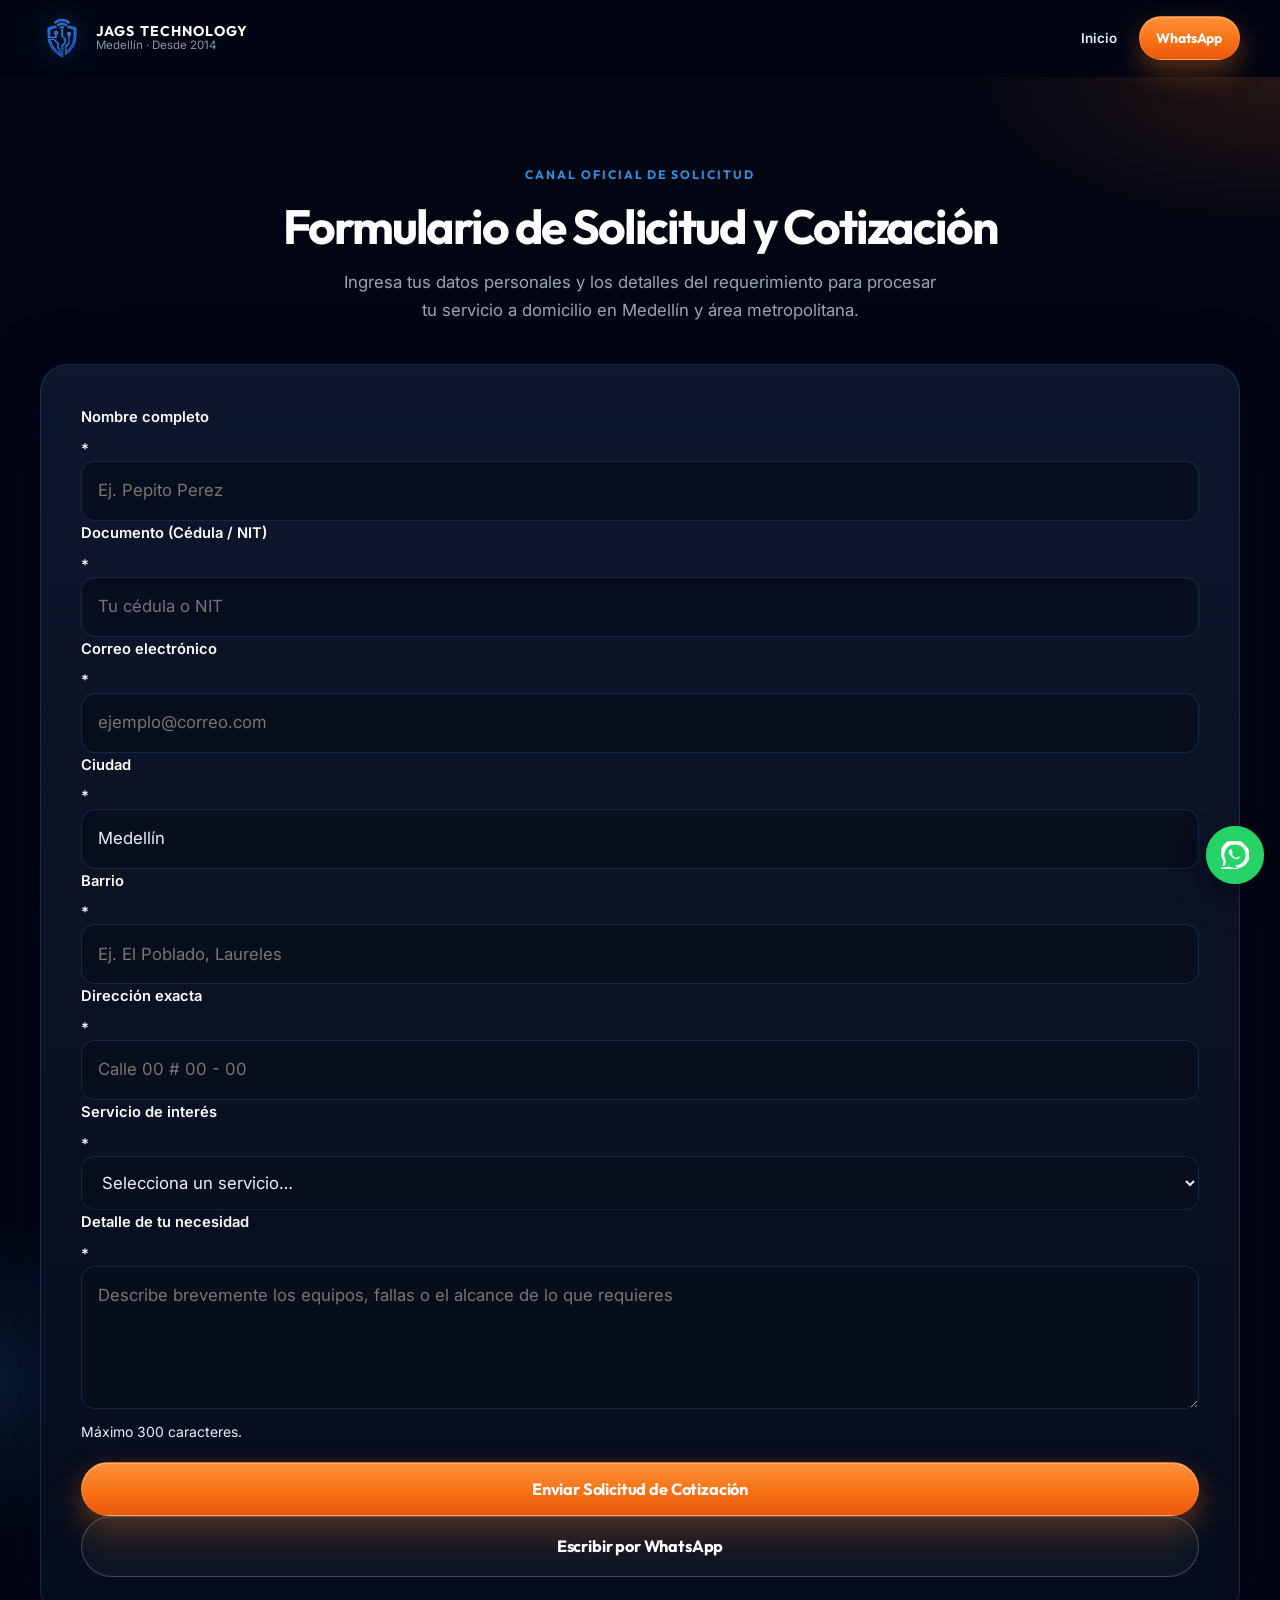
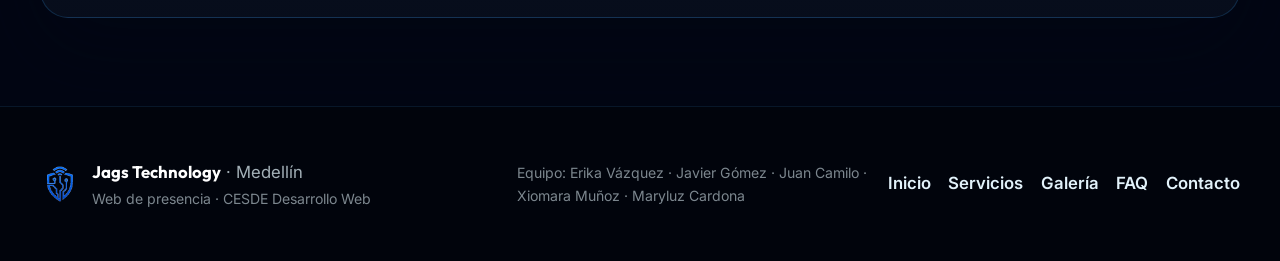
<file: Formulario.html>
<!DOCTYPE html>
<html lang="es">
<head>
  <meta charset="utf-8">
  <meta name="viewport" content="width=device-width, initial-scale=1, shrink-to-fit=no">
  <meta name="description" content="Formulario completo de solicitud y cotización de servicios de Jags Technology en Medellín.">
  <meta name="theme-color" content="#020613">
  <title>Solicitud de Servicio y Cotización | Jags Technology</title>
  <link rel="preconnect" href="https://fonts.googleapis.com">
  <link rel="preconnect" href="https://fonts.gstatic.com" crossorigin>
  <link href="https://fonts.googleapis.com/css2?family=Inter:wght@400;500;600;700&family=Outfit:wght@500;600;700;800&display=swap" rel="stylesheet">
  <link rel="stylesheet" href="assets/css/styles.css">
  <link rel="icon" href="assets/img/logo-escudo.png" type="image/png">
</head>
<body>
  <a class="skip-link" href="#contenido">Saltar al contenido</a>

  <!-- HEADER UNIFICADO -->
  <header class="site-header" role="banner">
    <div class="container header-inner">
      <a class="brand" href="index.html" aria-label="Jags Technology — Inicio">
        <img class="brand-logo" src="assets/img/logo-escudo.png" width="44" height="44" alt="">
        <span class="brand-text">
          <strong>JAGS TECHNOLOGY</strong>
          <span class="brand-sub">Medellín · Desde 2014</span>
        </span>
      </a>
      <nav id="nav-principal" class="nav-principal" aria-label="Principal">
        <ul>
          <li><a href="index.html">Inicio</a></li>
        </ul>
      </nav>
      <a class="btn btn-accent btn-header" href="https://wa.me/573217823068?text=Hola%2C%20vi%20la%20web%20de%20Jags%20y%20quiero%20cotizar" target="_blank" rel="noopener noreferrer">WhatsApp</a>
    </div>
  </header>

  <main id="contenido">
    <!-- SECCIÓN DEL FORMULARIO DETALLADO -->
    <section class="section section-contact" id="solicitud">
      <div class="container">
        <header class="section-head">
          <p class="eyebrow">Canal oficial de solicitud</p>
          <h2>Formulario de Solicitud y Cotización</h2>
          <p class="section-lead">Ingresa tus datos personales y los detalles del requerimiento para procesar tu servicio a domicilio en Medellín y área metropolitana.</p>
        </header>

        <div class="row justify-content-center">
          <div class="col-lg-8">
            <div class="contact-card" style="padding: 40px; border-radius: 28px;">
              
              <!-- Formulario con todos los campos solicitados -->
              <form id="form-solicitud-completo" class="solicitud-form" action="#" method="post">
                <div class="form-row">
                  
                  <!-- Nombre completo -->
                  <div class="form-group col-md-12 mb-3">
                    <label for="sol_nombre">Nombre completo <span class="req-star" aria-hidden="true">*</span></label>
                    <input id="sol_nombre" name="nombre" type="text" class="form-control" placeholder="Ej. Pepito Perez" required maxlength="80">
                  </div>

                  <!-- Documento (Cédula o NIT) -->
                  <div class="form-group col-md-6 mb-3">
                    <label for="id_cliente_sol">Documento (Cédula / NIT) <span class="req-star" aria-hidden="true">*</span></label>
                    <input id="id_cliente_sol" name="id_cliente" type="text" class="form-control" placeholder="Tu cédula o NIT" required maxlength="15" inputmode="numeric">
                  </div>

                  <!-- Correo electrónico -->
                  <div class="form-group col-md-6 mb-3">
                    <label for="sol_correo">Correo electrónico <span class="req-star" aria-hidden="true">*</span></label>
                    <input id="sol_correo" name="correo" type="email" class="form-control" placeholder="ejemplo@correo.com" required maxlength="100">
                  </div>

                  <!-- Ciudad y Barrio -->
                  <div class="form-group col-md-6 mb-3">
                    <label for="sol_ciudad">Ciudad <span class="req-star" aria-hidden="true">*</span></label>
                    <input id="sol_ciudad" name="ciudad" type="text" class="form-control" value="Medellín" required maxlength="50">
                  </div>

                  <div class="form-group col-md-6 mb-3">
                    <label for="sol_barrio">Barrio <span class="req-star" aria-hidden="true">*</span></label>
                    <input id="sol_barrio" name="barrio" type="text" class="form-control" placeholder="Ej. El Poblado, Laureles" required maxlength="50">
                  </div>

                  <!-- Dirección -->
                  <div class="form-group col-12 mb-3">
                    <label for="sol_direccion">Dirección exacta <span class="req-star" aria-hidden="true">*</span></label>
                    <input id="sol_direccion" name="direccion" type="text" class="form-control" placeholder="Calle 00 # 00 - 00" required maxlength="100">
                  </div>

                  <!-- Servicio de interés -->
                  <div class="form-group col-12 mb-3">
                    <label for="tipo_servicio">Servicio de interés <span class="req-star" aria-hidden="true">*</span></label>
                    <select id="tipo_servicio" name="tipo_servicio" class="form-control" required>
                      <option value="">Selecciona un servicio…</option>
                      <option value="Reparación y mantenimiento de computadores">Reparación y mantenimiento de computadores</option>
                      <option value="Sistemas de CCTV">Sistemas de CCTV (Seguridad electrónica)</option>
                      <option value="Redes de datos">Redes de datos</option>
                      <option value="Control de acceso">Control de acceso</option>
                      <option value="Sistemas contra incendios">Sistemas contra incendios</option>
                      <option value="Desarrollo web">Desarrollo web</option>
                      <option value="Recuperación de datos">Recuperación de datos</option>
                      <option value="Mantenimiento preventivo y soporte especializado">Mantenimiento preventivo y soporte especializado</option>
                    </select>
                  </div>

                  <!-- Detalle / Mensaje -->
                  <div class="form-group col-12 mb-4">
                    <label for="mensaje">Detalle de tu necesidad <span class="req-star" aria-hidden="true">*</span></label>
                    <textarea id="mensaje" name="mensaje" class="form-control" rows="4" maxlength="300" required placeholder="Describe brevemente los equipos, fallas o el alcance de lo que requieres"></textarea>
                    <small class="form-text text-muted">Máximo 300 caracteres.</small>
                  </div>

                </div>

                <!-- Botones de Acción (Enviar Cotización y WhatsApp) -->
                <div class="d-flex flex-column flex-sm-row gap-3 mt-4" style="gap: 15px;">
                  <button type="submit" class="btn btn-accent btn-lg flex-grow-1" style="width: 100%;">
                    Enviar Solicitud de Cotización
                  </button>
                  <a href="https://wa.me/573217823068?text=Hola%2C%20vengo%20de%20la%20web%20y%20quiero%20enviar%20mi%20cotizaci%C3%B3n" target="_blank" rel="noopener noreferrer" class="btn btn-ghost btn-lg text-center" style="display: flex; align-items: center; justify-content: center; gap: 8px;">
                    Escribir por WhatsApp
                  </a>
                </div>

              </form>

            </div>
          </div>
        </div>

      </div>
    </section>
  </main>

  <!-- FOOTER IDÉNTICO AL DEL INDEX -->
  <footer class="site-footer" role="contentinfo">
    <div class="container footer-inner">
      <div class="footer-brand">
        <img src="assets/img/logo-escudo.png" width="40" height="40" alt="">
        <div>
          <p><strong>Jags Technology</strong> · Medellín</p>
          <p class="muted">Web de presencia · CESDE Desarrollo Web</p>
        </div>
      </div>
      <p class="muted footer-team">Equipo: Erika Vázquez · Javier Gómez · Juan Camilo · Xiomara Muñoz · Maryluz Cardona</p>
      <nav aria-label="Pie">
        <a href="index.html">Inicio</a>
        <a href="index.html#servicios">Servicios</a>
        <a href="index.html#galeria">Galería</a>
        <a href="index.html#faq">FAQ</a>
        <a href="index.html#contacto">Contacto</a>
      </nav>
    </div>
  </footer>

  <!-- BOTÓN FLOTANTE WHATSAPP -->
  <a class="fab-wa" href="https://wa.me/573217823068?text=Hola%2C%20vi%20la%20web%20de%20Jags%20y%20quiero%20cotizar" target="_blank" rel="noopener noreferrer" aria-label="Escribir por WhatsApp">
    <span class="fab-pulse" aria-hidden="true"></span>
    <svg viewBox="0 0 24 24" width="28" height="28" aria-hidden="true" focusable="false">
      <path fill="currentColor" d="M20.5 3.5A11 11 0 0 0 2.1 17.2L1 23l5.9-1.1A11 11 0 0 0 12 23a11 11 0 0 0 8.5-19.5zM12 21.1a9.1 9.1 0 1 1-4.6-1.3l-.3-.2-3.5.7.7-3.4-.2-.3A9.1 9.1 0 1 1 12 21.1zm5-6.8c-.3-.1-1.6-.8-1.9-.9s-.4-.1-.6.1-.7.9-.8 1-.3.2-.6.1a7.5 7.5 0 0 1-2.2-1.4 8.2 8.2 0 0 1-1.5-1.9c-.2-.3 0-.4.1-.6l.3-.4.1-.3c0-.1 0-.3 0-.4s-.6-1.5-.8-2-.4-.5-.6-.5h-.5c-.2 0-.4.1-.6.3s-.8.8-.8 1.9.8 2.2.9 2.3c.1.2 1.6 2.5 3.8 3.5 1.4.6 1.9.6 2.6.5.4-.1 1.6-.6 1.8-1.3s.2-1.1.2-1.2-.2-.2-.4-.3z"/>
    </svg>
  </a>

  <!-- SCRIPT PARA PROCESAR LOS DATOS Y ENVIAR A WHATSAPP CON FORMATO COMPLETO -->
  <script>
    document.addEventListener('DOMContentLoaded', function() {
      var formCompleto = document.getElementById('form-solicitud-completo');
      if (formCompleto) {
        formCompleto.addEventListener('submit', function(e) {
          e.preventDefault();
          
          var nombre = document.getElementById('sol_nombre').value.trim();
          var cliente = document.getElementById('id_cliente_sol').value.trim();
          var correo = document.getElementById('sol_correo').value.trim();
          var ciudad = document.getElementById('sol_ciudad').value.trim();
          var barrio = document.getElementById('sol_barrio').value.trim();
          var direccion = document.getElementById('sol_direccion').value.trim();
          var servicio = document.getElementById('tipo_servicio').value.trim();
          var detalle = document.getElementById('mensaje').value.trim();

          // Estructurar el mensaje completo para WhatsApp
          var textoWa = "Hola Jags Technology, quiero solicitar una cotización con los siguientes datos:\n\n" +
                        "*Nombre:* " + nombre + "\n" +
                        "*Documento:* " + cliente + "\n" +
                        "*Correo:* " + correo + "\n" +
                        "*Ubicación:* " + ciudad + " - Barrio " + barrio + "\n" +
                        "*Dirección:* " + direccion + "\n" +
                        "*Servicio:* " + servicio + "\n" +
                        "*Detalle:* " + detalle;

          var urlWa = "https://wa.me/573217823068?text=" + encodeURIComponent(textoWa);
          window.open(urlWa, '_blank', 'noopener,noreferrer');
        });
      }
    });
  </script>
</body>
</html>
</file>
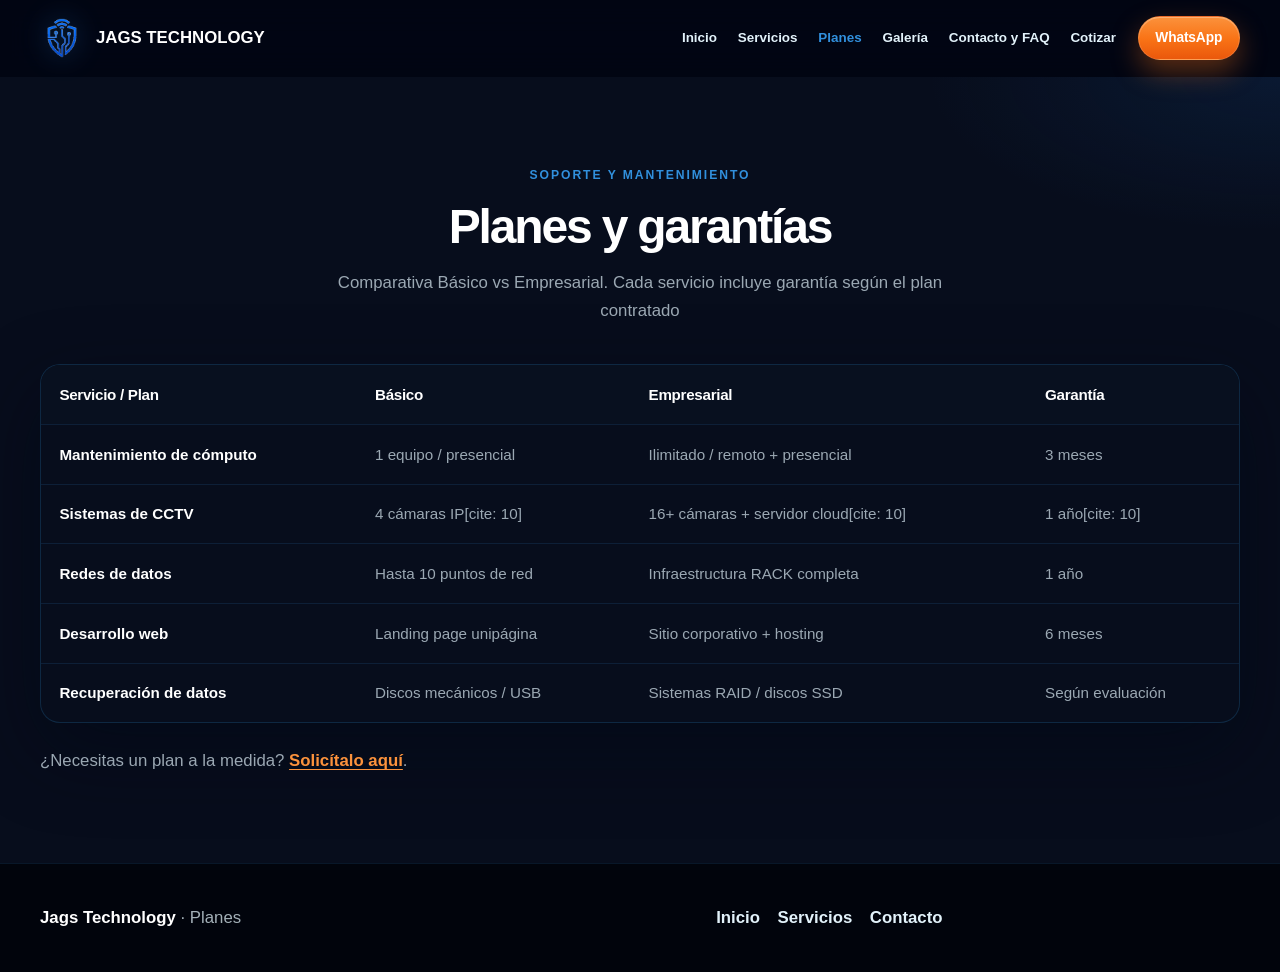
<file: planes.html>
<!DOCTYPE html>
<html lang="es">
<head>
  <meta charset="UTF-8">
  <meta name="viewport" content="width=device-width, initial-scale=1">
  <title>Planes y Garantías | Jags Technology</title>
  <link rel="stylesheet" href="assets/css/styles.css">
  <link rel="icon" href="assets/img/logo-escudo.png" type="image/png">
</head>
<body>
  <header class="site-header" role="banner">
    <div class="container header-inner">
      <a class="brand" href="index.html"><img class="brand-logo" src="assets/img/logo-escudo.png" width="44" height="44" alt=""><strong>JAGS TECHNOLOGY</strong></a>
      <nav id="nav-principal" class="nav-principal">
        <ul>
          <li><a href="index.html">Inicio</a></li>
          <li><a href="servicios.html">Servicios</a></li>
          <li><a href="planes.html" style="color: var(--cyan);">Planes</a></li>
          <li><a href="galeria.html">Galería</a></li>
          <li><a href="contacto.html">Contacto y FAQ</a></li>
          <li><a href="Formulario.html">Cotizar</a></li>
        </ul>
      </nav>
      <a class="btn btn-accent btn-header" href="https://wa.me/573217823068" target="_blank" rel="noopener noreferrer">WhatsApp</a>
    </div>
  </header>

  <main class="section section-alt">
    <div class="container">
      <header class="section-head">
        <p class="eyebrow">Soporte y mantenimiento</p>
        <h2>Planes y garantías</h2>
        <p class="section-lead">Comparativa Básico vs Empresarial. Cada servicio incluye garantía según el plan contratado</p>
      </header>
      <div class="table-wrap" role="region" tabindex="0">
        <table class="planes-table">
          <thead>
            <tr><th>Servicio / Plan</th><th>Básico</th><th>Empresarial</th><th>Garantía</th></tr>
          </thead>
          <tbody>
            <tr><th scope="row">Mantenimiento de cómputo</th><td>1 equipo / presencial</td><td>Ilimitado / remoto + presencial</td><td>3 meses</td></tr>
            <tr><th scope="row">Sistemas de CCTV</th><td>4 cámaras IP[cite: 10]</td><td>16+ cámaras + servidor cloud[cite: 10]</td><td>1 año[cite: 10]</td></tr>
            <tr><th scope="row">Redes de datos</th><td>Hasta 10 puntos de red</td><td>Infraestructura RACK completa</td><td>1 año</td></tr>
            <tr><th scope="row">Desarrollo web</th><td>Landing page unipágina</td><td>Sitio corporativo + hosting</td><td>6 meses</td></tr>
            <tr><th scope="row">Recuperación de datos</th><td>Discos mecánicos / USB</td><td>Sistemas RAID / discos SSD</td><td>Según evaluación</td></tr>
          </tbody>
        </table>
      </div>
      <p class="table-note">¿Necesitas un plan a la medida? <a href="Formulario.html">Solicítalo aquí</a>.</p>
    </div>
  </main>

  <footer class="site-footer">
    <div class="container footer-inner">
      <div class="footer-brand"><p><strong>Jags Technology</strong> · Planes</p></div>
      <nav><a href="index.html">Inicio</a><a href="servicios.html">Servicios</a><a href="contacto.html">Contacto</a></nav>
    </div>
  </footer>
  <script src="assets/js/main.js" defer></script>
</body>
</html>
</file>
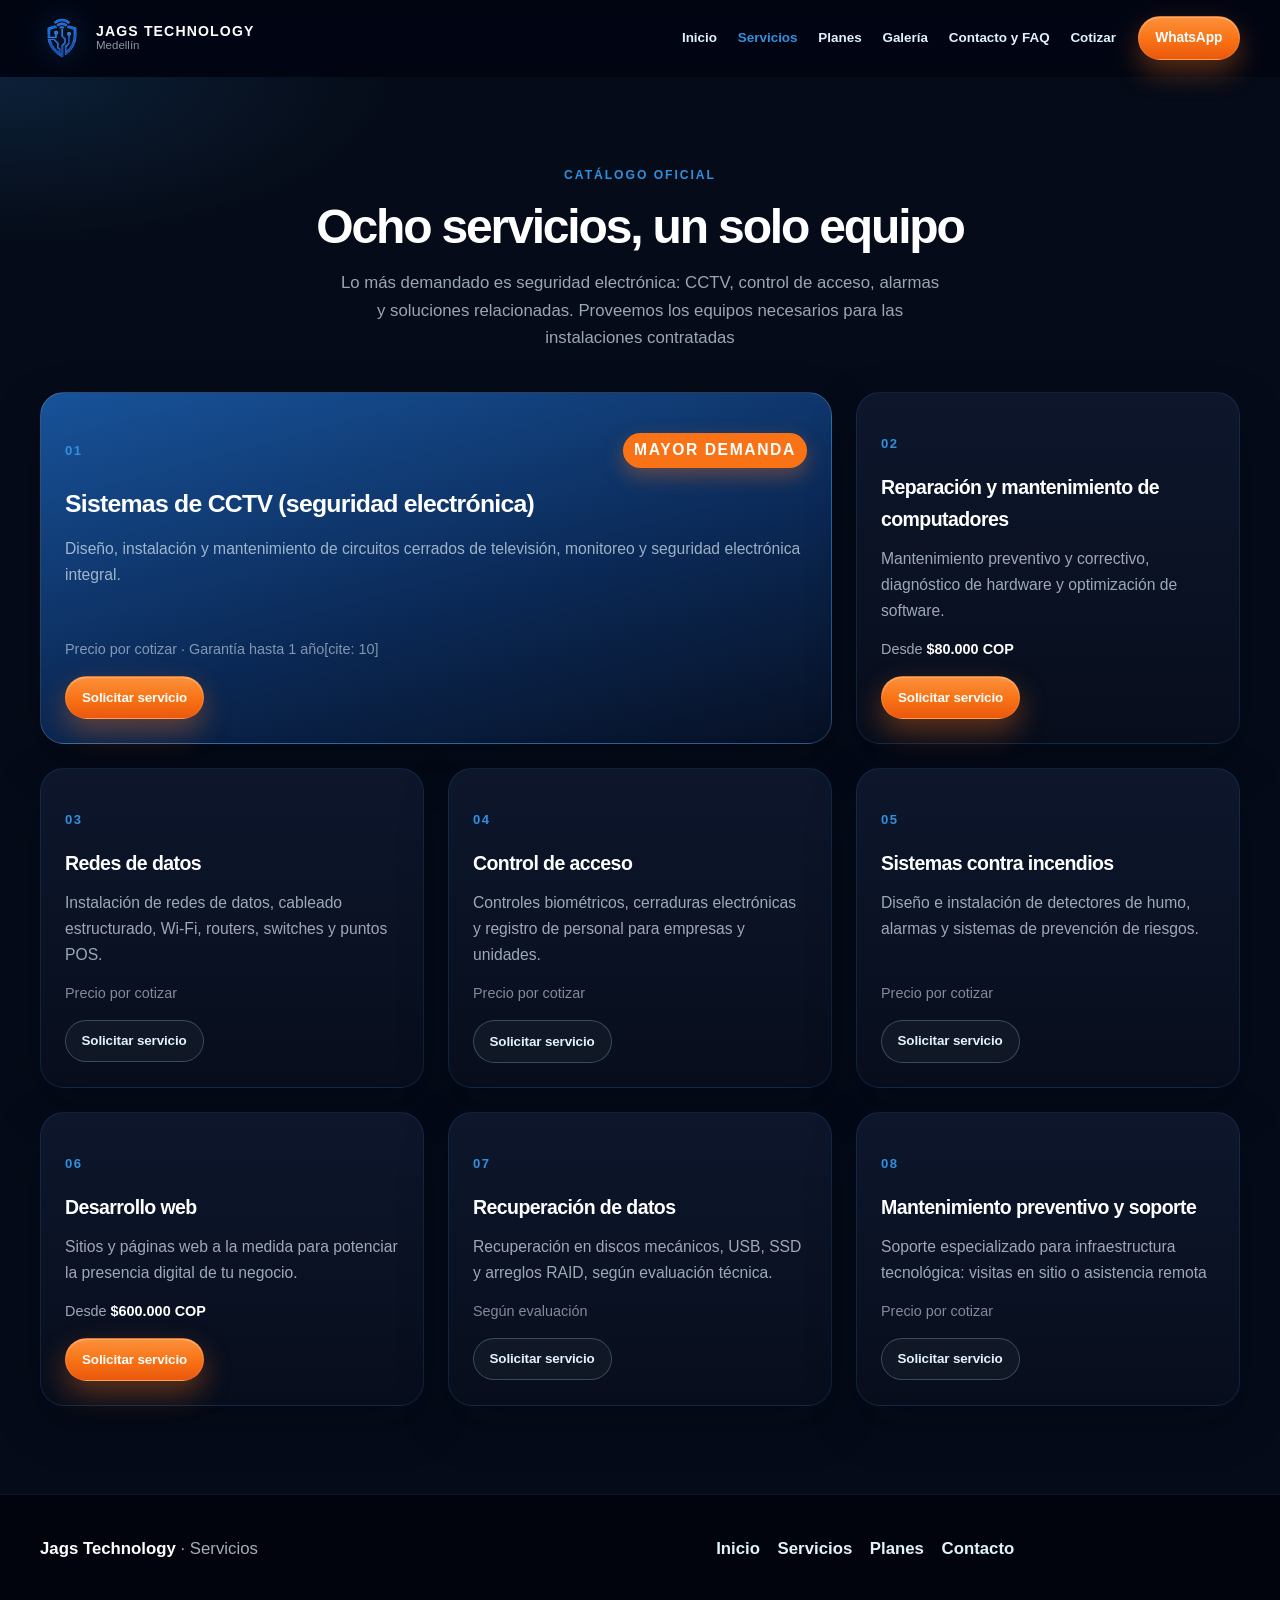
<file: servicios.html>
<!DOCTYPE html>
<html lang="es">
<head>
  <meta charset="UTF-8">
  <meta name="viewport" content="width=device-width, initial-scale=1">
  <title>Servicios | Jags Technology</title>
  <link rel="stylesheet" href="assets/css/styles.css">
  <link rel="icon" href="assets/img/logo-escudo.png" type="image/png">
</head>
<body>
  <header class="site-header" role="banner">
    <div class="container header-inner">
      <a class="brand" href="index.html">
        <img class="brand-logo" src="assets/img/logo-escudo.png" width="44" height="44" alt="">
        <span class="brand-text"><strong>JAGS TECHNOLOGY</strong><span class="brand-sub">Medellín</span></span>
      </a>
      <nav id="nav-principal" class="nav-principal" aria-label="Principal">
        <ul>
          <li><a href="index.html">Inicio</a></li>
          <li><a href="servicios.html" style="color: var(--cyan);">Servicios</a></li>
          <li><a href="planes.html">Planes</a></li>
          <li><a href="galeria.html">Galería</a></li>
          <li><a href="contacto.html">Contacto y FAQ</a></li>
          <li><a href="Formulario.html">Cotizar</a></li>
        </ul>
      </nav>
      <a class="btn btn-accent btn-header" href="https://wa.me/573217823068" target="_blank" rel="noopener noreferrer">WhatsApp</a>
    </div>
  </header>

  <main class="section section-dark">
    <div class="container">
      <header class="section-head">
        <p class="eyebrow">Catálogo oficial</p>
        <h2>Ocho servicios, un solo equipo</h2>
        <p class="section-lead">Lo más demandado es seguridad electrónica: CCTV, control de acceso, alarmas y soluciones relacionadas. Proveemos los equipos necesarios para las instalaciones contratadas</p>
      </header>
      <div class="cards">
        <article class="card card-featured">
          <div class="card-top"><span class="card-index">01</span><p class="card-badge">Mayor demanda</p></div>
          <h3>Sistemas de CCTV (seguridad electrónica)</h3>
          <p>Diseño, instalación y mantenimiento de circuitos cerrados de televisión, monitoreo y seguridad electrónica integral.</p>
          <p class="price muted">Precio por cotizar · Garantía hasta 1 año[cite: 10]</p>
          <a class="btn btn-sm btn-accent" href="Formulario.html">Solicitar servicio</a>
        </article>
        <article class="card">
          <div class="card-top"><span class="card-index">02</span></div>
          <h3>Reparación y mantenimiento de computadores</h3>
          <p>Mantenimiento preventivo y correctivo, diagnóstico de hardware y optimización de software.</p>
          <p class="price">Desde <strong>$80.000 COP</strong></p>
          <a class="btn btn-sm btn-accent" href="Formulario.html">Solicitar servicio</a>
        </article>
        <article class="card">
          <div class="card-top"><span class="card-index">03</span></div>
          <h3>Redes de datos</h3>
          <p>Instalación de redes de datos, cableado estructurado, Wi-Fi, routers, switches y puntos POS.</p>
          <p class="price muted">Precio por cotizar</p>
          <a class="btn btn-sm btn-ghost" href="Formulario.html">Solicitar servicio</a>
        </article>
        <article class="card">
          <div class="card-top"><span class="card-index">04</span></div>
          <h3>Control de acceso</h3>
          <p>Controles biométricos, cerraduras electrónicas y registro de personal para empresas y unidades.</p>
          <p class="price muted">Precio por cotizar</p>
          <a class="btn btn-sm btn-ghost" href="Formulario.html">Solicitar servicio</a>
        </article>
        <article class="card">
          <div class="card-top"><span class="card-index">05</span></div>
          <h3>Sistemas contra incendios</h3>
          <p>Diseño e instalación de detectores de humo, alarmas y sistemas de prevención de riesgos.</p>
          <p class="price muted">Precio por cotizar</p>
          <a class="btn btn-sm btn-ghost" href="Formulario.html">Solicitar servicio</a>
        </article>
        <article class="card">
          <div class="card-top"><span class="card-index">06</span></div>
          <h3>Desarrollo web</h3>
          <p>Sitios y páginas web a la medida para potenciar la presencia digital de tu negocio.</p>
          <p class="price">Desde <strong>$600.000 COP</strong></p>
          <a class="btn btn-sm btn-accent" href="Formulario.html">Solicitar servicio</a>
        </article>
        <article class="card">
          <div class="card-top"><span class="card-index">07</span></div>
          <h3>Recuperación de datos</h3>
          <p>Recuperación en discos mecánicos, USB, SSD y arreglos RAID, según evaluación técnica.</p>
          <p class="price muted">Según evaluación</p>
          <a class="btn btn-sm btn-ghost" href="Formulario.html">Solicitar servicio</a>
        </article>
        <article class="card">
          <div class="card-top"><span class="card-index">08</span></div>
          <h3>Mantenimiento preventivo y soporte</h3>
          <p>Soporte especializado para infraestructura tecnológica: visitas en sitio o asistencia remota</p>
          <p class="price muted">Precio por cotizar</p>
          <a class="btn btn-sm btn-ghost" href="Formulario.html">Solicitar servicio</a>
        </article>
      </div>
    </div>
  </main>

  <footer class="site-footer">
    <div class="container footer-inner">
      <div class="footer-brand"><p><strong>Jags Technology</strong> · Servicios</p></div>
      <nav><a href="index.html">Inicio</a><a href="servicios.html">Servicios</a><a href="planes.html">Planes</a><a href="contacto.html">Contacto</a></nav>
    </div>
  </footer>
  <script src="assets/js/main.js" defer></script>
</body>
</html>
</file>
<file: assets/css/styles.css>
/* Jags Technology — presencia premium / agency 2026 · tokens del brief */

:root {
  --ink: #020613;
  --blue: #1957a1;
  --cyan: #3190dd;
  --ice: #9dd5f1;
  --mist: #e2f2fa;
  --accent: #f97316;
  --accent-dark: #ea580c;
  --accent-bright: #fb923c;
  --navy: #09275a;
  --surface: #070d1c;
  --surface-2: #0b1428;
  --text: #e8f1fa;
  --muted: rgba(226, 242, 250, 0.68);
  --line: rgba(49, 144, 221, 0.2);
  --font: "Inter", Helvetica, Arial, sans-serif;
  --display: "Outfit", "Inter", Helvetica, Arial, sans-serif;
  --max: 1200px;
  --header-h: 76px;
  --radius: 24px;
  --space-1: 8px;
  --space-2: 16px;
  --space-3: 24px;
  --space-4: 40px;
  --space-5: 64px;
  --ease: 240ms ease;
  --shadow: 0 28px 80px rgba(2, 6, 19, 0.45);
}

*,
*::before,
*::after {
  box-sizing: border-box;
}

html {
  scroll-behavior: smooth;
  scroll-padding-top: calc(var(--header-h) + var(--space-2));
}

body {
  margin: 0;
  font-family: var(--font);
  font-size: 1.05rem;
  line-height: 1.65;
  color: var(--text);
  background: var(--ink);
  text-rendering: optimizeLegibility;
}

body.nav-open,
body.lightbox-open {
  overflow: hidden;
}

img {
  max-width: 100%;
  height: auto;
  display: block;
}

a {
  color: var(--cyan);
  text-underline-offset: 3px;
}

a:hover {
  color: var(--accent-bright);
}

a:focus-visible,
button:focus-visible,
input:focus-visible,
select:focus-visible,
textarea:focus-visible,
summary:focus-visible {
  outline: 2px solid var(--accent);
  outline-offset: 3px;
  border-radius: 6px;
}

.sr-only {
  position: absolute;
  width: 1px;
  height: 1px;
  padding: 0;
  margin: -1px;
  overflow: hidden;
  clip: rect(0, 0, 0, 0);
  white-space: nowrap;
  border: 0;
}

.skip-link {
  position: absolute;
  left: var(--space-2);
  top: -120px;
  z-index: 2000;
  background: var(--accent);
  color: #fff;
  padding: 0.7rem 1.1rem;
  border-radius: 999px;
  font-weight: 700;
  text-decoration: none;
}

.skip-link:focus {
  top: 0.8rem;
  color: #fff;
}

.container {
  width: min(100% - 2rem, var(--max));
  margin-inline: auto;
}

/* Header */
.site-header {
  position: sticky;
  top: 0;
  z-index: 100;
  background: rgba(2, 6, 19, 0.72);
  border-bottom: 1px solid transparent;
  backdrop-filter: blur(22px) saturate(1.3);
  -webkit-backdrop-filter: blur(22px) saturate(1.3);
  transition: background var(--ease), border-color var(--ease), box-shadow var(--ease);
}

.site-header.is-scrolled {
  background: rgba(2, 6, 19, 0.88);
  border-bottom-color: rgba(49, 144, 221, 0.22);
  box-shadow: 0 12px 40px rgba(2, 6, 19, 0.35);
}

.header-inner {
  display: flex;
  align-items: center;
  gap: 0.75rem;
  min-height: var(--header-h);
}

.brand {
  display: flex;
  align-items: center;
  gap: 0.75rem;
  color: #fff;
  text-decoration: none;
  margin-right: auto;
}

.brand:hover {
  color: #fff;
}

.brand-logo {
  width: 44px;
  height: 44px;
  object-fit: contain;
  filter: drop-shadow(0 0 14px rgba(49, 144, 221, 0.45));
}

.brand-text {
  display: flex;
  flex-direction: column;
  line-height: 1.15;
}

.brand-text strong {
  font-family: var(--display);
  font-size: 0.88rem;
  font-weight: 700;
  letter-spacing: 0.08em;
}

.brand-sub {
  font-size: 0.72rem;
  color: rgba(226, 242, 250, 0.62);
}

.nav-toggle {
  display: inline-flex;
  flex-direction: column;
  justify-content: center;
  gap: 5px;
  width: 2.6rem;
  height: 2.6rem;
  padding: 0.5rem;
  border: 1px solid rgba(157, 213, 241, 0.28);
  border-radius: 12px;
  background: rgba(11, 20, 40, 0.6);
  cursor: pointer;
}

.nav-toggle-bar {
  display: block;
  height: 2px;
  width: 100%;
  background: #fff;
  border-radius: 2px;
  transition: transform var(--ease), opacity var(--ease);
}

.nav-toggle[aria-expanded="true"] .nav-toggle-bar:nth-child(1) {
  transform: translateY(7px) rotate(45deg);
}

.nav-toggle[aria-expanded="true"] .nav-toggle-bar:nth-child(2) {
  opacity: 0;
}

.nav-toggle[aria-expanded="true"] .nav-toggle-bar:nth-child(3) {
  transform: translateY(-7px) rotate(-45deg);
}

.nav-principal {
  display: none;
  position: absolute;
  left: 0;
  right: 0;
  top: var(--header-h);
  background: rgba(2, 6, 19, 0.96);
  border-bottom: 1px solid rgba(49, 144, 221, 0.22);
  backdrop-filter: blur(20px);
}

.nav-principal.is-open {
  display: block;
}

.nav-principal ul {
  list-style: none;
  margin: 0;
  padding: 0.75rem 1rem 1rem;
}

.nav-principal a {
  display: block;
  padding: 0.8rem 0.55rem;
  color: #e2f2fa;
  text-decoration: none;
  font-weight: 600;
  font-size: 0.95rem;
  border-radius: 10px;
  transition: background var(--ease), color var(--ease);
}

.nav-principal a:hover,
.nav-principal a:focus-visible {
  background: rgba(49, 144, 221, 0.12);
  color: #fff;
}

.btn.btn-header {
  display: none;
}

.btn {
  display: inline-flex;
  align-items: center;
  justify-content: center;
  gap: 0.45rem;
  padding: 0.85rem 1.35rem;
  border-radius: 999px;
  border: 1px solid transparent;
  font-family: var(--display);
  font-size: 0.95rem;
  font-weight: 700;
  letter-spacing: -0.01em;
  text-decoration: none;
  cursor: pointer;
  transition: background var(--ease), color var(--ease), border-color var(--ease), transform var(--ease), box-shadow var(--ease), filter var(--ease);
}

.btn:hover {
  transform: translateY(-2px);
}

.btn-accent {
  background: linear-gradient(180deg, var(--accent-bright) 0%, var(--accent) 52%, var(--accent-dark) 100%);
  color: #fff;
  border-color: rgba(255, 255, 255, 0.12);
  box-shadow: 0 12px 28px rgba(249, 115, 22, 0.36), inset 0 1px 0 rgba(255, 255, 255, 0.28);
}

.btn-accent:hover {
  color: #fff;
  filter: brightness(1.08);
  box-shadow: 0 16px 36px rgba(249, 115, 22, 0.48), inset 0 1px 0 rgba(255, 255, 255, 0.34);
}

.btn-ghost {
  background: rgba(226, 242, 250, 0.04);
  color: #e2f2fa;
  border-color: rgba(157, 213, 241, 0.28);
  backdrop-filter: blur(10px);
}

.btn-ghost:hover {
  background: rgba(49, 144, 221, 0.16);
  color: #fff;
  border-color: rgba(49, 144, 221, 0.55);
}

.btn-sm {
  padding: 0.58rem 1rem;
  font-size: 0.84rem;
}

.btn-lg {
  padding: 1rem 1.55rem;
  font-size: 1.02rem;
}

/* Hero */
.hero {
  position: relative;
  color: #e8f1fa;
  overflow: hidden;
  background: var(--ink);
}

.hero-bg {
  position: absolute;
  inset: 0;
  pointer-events: none;
  background:
    radial-gradient(720px 420px at 82% 8%, rgba(49, 144, 221, 0.38), transparent 58%),
    radial-gradient(520px 380px at 8% 88%, rgba(249, 115, 22, 0.16), transparent 55%),
    radial-gradient(480px 280px at 48% 42%, rgba(25, 87, 161, 0.22), transparent 60%),
    linear-gradient(180deg, #020613 0%, #061226 46%, #020613 100%);
}

.hero-bg::before {
  content: "";
  position: absolute;
  inset: -20% 20% auto auto;
  width: 42vw;
  height: 42vw;
  max-width: 520px;
  max-height: 520px;
  border-radius: 50%;
  background: radial-gradient(circle, rgba(49, 144, 221, 0.28), transparent 70%);
  filter: blur(8px);
}

.hero-bg::after {
  content: "";
  position: absolute;
  inset: 0;
  opacity: 0.22;
  background-image:
    linear-gradient(rgba(49, 144, 221, 0.28) 1px, transparent 1px),
    linear-gradient(90deg, rgba(49, 144, 221, 0.28) 1px, transparent 1px);
  background-size: 56px 56px;
  mask-image: linear-gradient(180deg, #000 0%, transparent 82%);
}

.hero-grid {
  position: relative;
  display: grid;
  gap: var(--space-4);
  padding: var(--space-5) 0 var(--space-4);
}

.eyebrow {
  margin: 0 0 var(--space-2);
  color: var(--cyan);
  font-family: var(--display);
  font-size: 0.76rem;
  font-weight: 700;
  letter-spacing: 0.16em;
  text-transform: uppercase;
}

.hero h1,
h2 {
  font-family: var(--display);
  font-weight: 700;
  letter-spacing: -0.045em;
}

.hero h1 {
  margin: 0 0 var(--space-2);
  font-size: clamp(2.35rem, 8vw, 4.5rem);
  line-height: 0.98;
  color: #fff;
  max-width: 14ch;
}

.tagline {
  margin: 0 0 var(--space-3);
  font-family: var(--display);
  font-size: clamp(1.12rem, 2.6vw, 1.45rem);
  font-weight: 600;
  letter-spacing: -0.02em;
  color: var(--ice);
}

.lead,
.section-lead {
  margin: 0 0 var(--space-4);
  color: var(--muted);
  max-width: 38rem;
}

.hero-actions {
  display: flex;
  flex-wrap: wrap;
  gap: var(--space-2);
  margin-bottom: var(--space-3);
}

.hero-meta {
  list-style: none;
  margin: 0;
  padding: 0;
  display: flex;
  flex-wrap: wrap;
  gap: 0.45rem 1.25rem;
  color: rgba(226, 242, 250, 0.66);
  font-size: 0.9rem;
}

.hero-meta a {
  color: #fff;
  text-decoration: none;
  border-bottom: 1px solid rgba(157, 213, 241, 0.28);
}

.hero-visual {
  margin: 0;
  position: relative;
}

.hero-visual::before {
  content: "";
  position: absolute;
  inset: 12% -8% -10% 12%;
  background:
    radial-gradient(circle at 80% 20%, rgba(49, 144, 221, 0.45), transparent 50%),
    radial-gradient(circle at 20% 80%, rgba(249, 115, 22, 0.22), transparent 48%);
  filter: blur(32px);
  z-index: 0;
}

.hero-visual img {
  position: relative;
  width: 100%;
  height: min(58vw, 460px);
  object-fit: cover;
  border-radius: 28px;
  border: 1px solid rgba(157, 213, 241, 0.24);
  box-shadow: var(--shadow);
  z-index: 1;
}

.hero-visual figcaption {
  position: relative;
  z-index: 1;
  margin-top: 0.75rem;
  font-size: 0.82rem;
  color: rgba(226, 242, 250, 0.6);
}

.hero-stats {
  position: relative;
  border-top: 1px solid rgba(49, 144, 221, 0.18);
  background: rgba(7, 13, 28, 0.72);
  backdrop-filter: blur(16px);
}

.stats-row {
  display: grid;
  grid-template-columns: 1fr 1fr;
  gap: var(--space-3) var(--space-2);
  padding: var(--space-3) 0;
}

.stats-row p {
  margin: 0;
}

.stats-row strong {
  display: block;
  font-family: var(--display);
  color: #fff;
  font-size: 1.28rem;
  letter-spacing: -0.03em;
}

.stats-row span {
  display: block;
  color: rgba(226, 242, 250, 0.62);
  font-size: 0.82rem;
}

/* Sections */
.section {
  padding: var(--space-5) 0;
}

.section-alt {
  background:
    radial-gradient(640px 280px at 100% 0%, rgba(25, 87, 161, 0.16), transparent 55%),
    var(--surface);
}

.section-dark {
  background:
    radial-gradient(760px 320px at 0% 0%, rgba(49, 144, 221, 0.16), transparent 52%),
    #050b18;
}

.section-head {
  text-align: center;
  margin-bottom: var(--space-4);
}

.section-head.left {
  text-align: left;
}

.section-head.left .section-lead {
  margin-inline: 0;
}

.section-lead {
  margin-inline: auto;
}

h2 {
  margin: 0 0 var(--space-2);
  font-size: clamp(1.85rem, 4.4vw, 3rem);
  line-height: 1.08;
  color: #fff;
}

.about-grid {
  display: grid;
  gap: var(--space-3);
}

.about-copy p {
  color: var(--muted);
}

.about-copy strong {
  color: #fff;
}

.founder {
  display: flex;
  gap: var(--space-2);
  margin-top: var(--space-4);
  padding: var(--space-3);
  border: 1px solid var(--line);
  border-radius: var(--radius);
  background: linear-gradient(180deg, rgba(11, 20, 40, 0.88), rgba(7, 13, 28, 0.92));
  box-shadow: 0 16px 40px rgba(2, 6, 19, 0.28);
}

.founder img {
  width: 80px;
  height: 80px;
  object-fit: cover;
  border-radius: 18px;
  flex-shrink: 0;
  border: 1px solid rgba(49, 144, 221, 0.3);
}

.founder p {
  margin: 0 0 0.4rem;
}

.founder p:first-child {
  color: #fff;
  font-family: var(--display);
}

/* Cards */
.cards {
  display: grid;
  gap: var(--space-3);
}

.card {
  display: flex;
  flex-direction: column;
  align-items: flex-start;
  background: linear-gradient(180deg, rgba(14, 24, 46, 0.92), rgba(8, 14, 28, 0.96));
  color: var(--text);
  border-radius: var(--radius);
  padding: var(--space-4) var(--space-3) var(--space-3);
  border: 1px solid rgba(49, 144, 221, 0.16);
  box-shadow: 0 18px 48px rgba(2, 6, 19, 0.28);
  transition: transform var(--ease), border-color var(--ease), box-shadow var(--ease);
}

.card:hover {
  transform: translateY(-6px);
  border-color: rgba(49, 144, 221, 0.55);
  box-shadow: 0 24px 56px rgba(2, 6, 19, 0.42), 0 0 0 1px rgba(49, 144, 221, 0.18);
}

.card-top {
  display: flex;
  align-items: center;
  justify-content: space-between;
  gap: var(--space-2);
  width: 100%;
  margin-bottom: var(--space-2);
}

.card-index {
  font-family: var(--display);
  font-size: 0.82rem;
  font-weight: 700;
  letter-spacing: 0.12em;
  color: var(--cyan);
}

.card h3 {
  margin: 0 0 0.7rem;
  font-family: var(--display);
  font-size: 1.22rem;
  letter-spacing: -0.03em;
  color: #fff;
}

.card p {
  margin: 0 0 0.9rem;
  color: var(--muted);
  font-size: 0.98rem;
}

.card .price {
  margin-top: auto;
  font-size: 0.9rem;
}

.card .price strong {
  color: #fff;
}

.card .muted {
  color: rgba(226, 242, 250, 0.55);
}

.card-featured {
  background:
    linear-gradient(165deg, rgba(25, 87, 161, 0.95) 0%, rgba(11, 42, 88, 0.96) 58%, rgba(7, 16, 36, 0.98) 100%);
  border-color: rgba(157, 213, 241, 0.22);
}

.card-featured:hover {
  border-color: rgba(249, 115, 22, 0.55);
  box-shadow: 0 28px 60px rgba(2, 6, 19, 0.45), 0 0 40px rgba(249, 115, 22, 0.12);
}

.card-featured h3 {
  font-size: 1.55rem;
}

.card-badge {
  display: inline-block;
  margin: 0 !important;
  padding: 0.28rem 0.7rem;
  border-radius: 999px;
  background: var(--accent);
  color: #fff !important;
  font-size: 0.7rem;
  font-weight: 800;
  letter-spacing: 0.1em;
  text-transform: uppercase;
  box-shadow: 0 8px 20px rgba(249, 115, 22, 0.35);
}

.features {
  display: grid;
  gap: var(--space-3);
}

.feature {
  padding: var(--space-4) var(--space-3);
  background: linear-gradient(180deg, rgba(14, 24, 46, 0.9), rgba(8, 14, 28, 0.95));
  border-radius: var(--radius);
  border: 1px solid var(--line);
  transition: transform var(--ease), border-color var(--ease), box-shadow var(--ease);
}

.feature:hover {
  transform: translateY(-4px);
  border-color: rgba(249, 115, 22, 0.42);
  box-shadow: 0 20px 44px rgba(2, 6, 19, 0.32);
}

.feature-index {
  display: block;
  margin-bottom: var(--space-2);
  font-family: var(--display);
  color: var(--accent);
  font-weight: 700;
  letter-spacing: 0.12em;
  font-size: 0.8rem;
}

.feature h3 {
  margin: 0 0 0.5rem;
  font-family: var(--display);
  color: #fff;
  letter-spacing: -0.03em;
}

.feature p {
  margin: 0;
  color: var(--muted);
}

/* Table */
.table-wrap {
  overflow-x: auto;
  border-radius: 20px;
  border: 1px solid var(--line);
  background: rgba(8, 14, 28, 0.86);
  box-shadow: var(--shadow);
}

.planes-table {
  width: 100%;
  border-collapse: collapse;
  min-width: 640px;
  font-size: 0.95rem;
}

.planes-table th,
.planes-table td {
  padding: 1.05rem 1.15rem;
  text-align: left;
  border-bottom: 1px solid rgba(49, 144, 221, 0.14);
}

.planes-table thead th {
  background: #08101f;
  color: #fff;
  font-family: var(--display);
  font-weight: 700;
  letter-spacing: -0.02em;
}

.planes-table tbody th {
  color: #fff;
  font-weight: 700;
}

.planes-table tbody td {
  color: var(--muted);
}

.planes-table tbody tr:last-child th,
.planes-table tbody tr:last-child td {
  border-bottom: 0;
}

.planes-table tbody tr:hover td,
.planes-table tbody tr:hover th {
  background: rgba(49, 144, 221, 0.08);
}

.table-note {
  margin: var(--space-3) 0 0;
  color: var(--muted);
}

.table-note a {
  color: var(--accent-bright);
  font-weight: 700;
}

/* Gallery */
.gallery {
  display: grid;
  grid-template-columns: 1fr 1fr;
  gap: var(--space-2);
}

.gallery figure {
  margin: 0;
  position: relative;
  overflow: hidden;
  border-radius: 20px;
  background: #050b16;
  border: 1px solid rgba(49, 144, 221, 0.12);
}

.gallery-wide {
  grid-column: 1 / -1;
}

.gallery-trigger {
  display: block;
  width: 100%;
  padding: 0;
  border: 0;
  background: none;
  cursor: zoom-in;
}

.gallery img {
  width: 100%;
  height: 190px;
  object-fit: cover;
  transition: transform 320ms ease, filter 320ms ease;
}

.gallery-wide img {
  height: 240px;
}

.gallery-trigger:hover img,
.gallery-trigger:focus-visible img {
  transform: scale(1.05);
  filter: saturate(1.08);
}

.gallery figcaption {
  position: absolute;
  left: 0;
  right: 0;
  bottom: 0;
  padding: 2rem 0.9rem 0.8rem;
  color: #fff;
  font-size: 0.82rem;
  font-weight: 600;
  background: linear-gradient(transparent, rgba(2, 6, 19, 0.88));
  pointer-events: none;
}

.lightbox {
  position: fixed;
  inset: 0;
  z-index: 300;
  display: grid;
  place-items: center;
  padding: var(--space-4);
  background: rgba(2, 6, 19, 0.7);
  backdrop-filter: blur(18px);
  opacity: 0;
  visibility: hidden;
  transition: opacity 260ms ease, visibility 260ms ease;
}

.lightbox.is-open {
  opacity: 1;
  visibility: visible;
}

.lightbox[hidden] {
  display: none;
}

.lightbox-frame {
  margin: 0;
  max-width: min(100%, 980px);
}

.lightbox img {
  max-height: min(74vh, 820px);
  width: auto;
  max-width: 100%;
  margin-inline: auto;
  border-radius: 16px;
  border: 1px solid rgba(157, 213, 241, 0.18);
  box-shadow: 0 30px 80px rgba(2, 6, 19, 0.55);
}

.lightbox figcaption {
  margin: 0.9rem 0 0;
  color: #e2f2fa;
  text-align: center;
}

.lightbox-close {
  position: absolute;
  top: 1rem;
  right: 1rem;
  border: 0;
  border-radius: 999px;
  padding: 0.6rem 1rem;
  background: var(--accent);
  color: #fff;
  font-family: var(--display);
  font-weight: 700;
  cursor: pointer;
  box-shadow: 0 10px 24px rgba(249, 115, 22, 0.35);
}

/* FAQ */
.faq-layout {
  display: grid;
  gap: var(--space-4);
}

.faq-item {
  background: rgba(11, 20, 40, 0.78);
  border: 1px solid var(--line);
  border-radius: 18px;
  padding: 0.15rem 1.15rem;
  margin-bottom: var(--space-2);
  transition: border-color var(--ease), box-shadow var(--ease);
}

.faq-item[open] {
  border-color: rgba(49, 144, 221, 0.42);
  box-shadow: 0 16px 36px rgba(2, 6, 19, 0.24);
}

.faq-item summary {
  cursor: pointer;
  font-family: var(--display);
  font-weight: 700;
  letter-spacing: -0.02em;
  color: #fff;
  padding: 1.05rem 0;
  list-style: none;
}

.faq-item summary::-webkit-details-marker {
  display: none;
}

.faq-item summary::after {
  content: "+";
  float: right;
  color: var(--cyan);
  font-size: 1.25rem;
  line-height: 1;
  transition: transform var(--ease);
}

.faq-item[open] summary::after {
  content: "–";
}

.faq-item p {
  margin: 0 0 1.05rem;
  color: var(--muted);
  animation: faq-in 260ms ease;
}

@keyframes faq-in {
  from {
    opacity: 0;
    transform: translateY(-6px);
  }
  to {
    opacity: 1;
    transform: none;
  }
}

/* Contact */
.section-contact {
  background:
    radial-gradient(620px 300px at 100% 0%, rgba(249, 115, 22, 0.14), transparent 52%),
    radial-gradient(520px 280px at 0% 80%, rgba(49, 144, 221, 0.14), transparent 55%),
    var(--ink);
}

.contact-grid {
  display: grid;
  gap: var(--space-4);
}

.solicitud-form {
  display: grid;
  gap: var(--space-2);
}

.solicitud-form label {
  display: grid;
  gap: 0.45rem;
  font-weight: 600;
  color: #fff;
  font-size: 0.92rem;
}

.solicitud-form input,
.solicitud-form select,
.solicitud-form textarea {
  width: 100%;
  padding: 0.95rem 1rem;
  border: 1px solid var(--line);
  border-radius: 14px;
  font: inherit;
  color: var(--text);
  background: rgba(8, 14, 28, 0.88);
  transition: border-color var(--ease), box-shadow var(--ease);
}

.solicitud-form input:focus,
.solicitud-form select:focus,
.solicitud-form textarea:focus {
  border-color: rgba(249, 115, 22, 0.7);
  box-shadow: 0 0 0 4px rgba(249, 115, 22, 0.15);
}

.solicitud-form textarea {
  resize: vertical;
  min-height: 120px;
}

.contact-card {
  font-style: normal;
  padding: var(--space-4) var(--space-3);
  border-radius: 28px;
  background:
    linear-gradient(180deg, rgba(14, 24, 46, 0.95), rgba(7, 13, 28, 0.98));
  color: #e2f2fa;
  border: 1px solid rgba(49, 144, 221, 0.22);
  box-shadow: var(--shadow);
}

.contact-logo {
  width: 58px;
  height: 58px;
  margin-bottom: 0.85rem;
  filter: drop-shadow(0 0 16px rgba(49, 144, 221, 0.4));
}

.contact-card h3 {
  margin: 0;
  color: #fff;
  font-family: var(--display);
  font-size: 1.45rem;
  letter-spacing: -0.03em;
}

.tagline-sm {
  margin: 0.4rem 0 var(--space-3);
  color: var(--ice);
}

.contact-list {
  margin: 0;
}

.contact-list div {
  margin-bottom: 1rem;
}

.contact-list dt {
  font-size: 0.72rem;
  letter-spacing: 0.12em;
  text-transform: uppercase;
  color: rgba(157, 213, 241, 0.66);
  margin-bottom: 0.25rem;
}

.contact-list dd {
  margin: 0;
}

.contact-card a {
  color: #fff;
}

.hours {
  margin: 0;
  padding-left: 1.1rem;
}

/* Footer */
.site-footer {
  background: #01040c;
  color: rgba(226, 242, 250, 0.72);
  padding: var(--space-4) 0 6.5rem;
  border-top: 1px solid rgba(49, 144, 221, 0.14);
}

.footer-inner {
  display: grid;
  gap: var(--space-2);
}

.footer-brand {
  display: flex;
  gap: 0.75rem;
  align-items: center;
}

.footer-brand p {
  margin: 0;
}

.footer-brand strong {
  color: #fff;
  font-family: var(--display);
}

.muted {
  color: rgba(226, 242, 250, 0.55);
  font-size: 0.88rem;
}

.site-footer nav {
  display: flex;
  flex-wrap: wrap;
  gap: 0.9rem 1.1rem;
}

.site-footer a {
  color: #e2f2fa;
  text-decoration: none;
  font-weight: 600;
}

.site-footer a:hover {
  color: var(--accent);
}

.fab-wa {
  position: fixed;
  right: 1rem;
  bottom: 1rem;
  z-index: 90;
  width: 3.6rem;
  height: 3.6rem;
  display: grid;
  place-items: center;
  border-radius: 50%;
  background: #25d366;
  color: #fff;
  box-shadow: 0 14px 32px rgba(2, 6, 19, 0.38);
  text-decoration: none;
  transition: transform var(--ease), box-shadow var(--ease);
}

.fab-pulse {
  position: absolute;
  inset: 0;
  border-radius: 50%;
  border: 2px solid rgba(37, 211, 102, 0.55);
  animation: fab-pulse 2.2s ease-out infinite;
}

.fab-wa:hover {
  color: #fff;
  transform: translateY(-3px);
  box-shadow: 0 18px 36px rgba(37, 211, 102, 0.28);
}

@keyframes fab-pulse {
  0% {
    transform: scale(1);
    opacity: 0.7;
  }
  80%,
  100% {
    transform: scale(1.45);
    opacity: 0;
  }
}

@media (min-width: 760px) {
  .nav-toggle {
    display: none;
  }

  .nav-principal {
    display: block;
    position: static;
    background: none;
    border: 0;
    backdrop-filter: none;
  }

  .nav-principal ul {
    display: flex;
    align-items: center;
    gap: 0.1rem;
    padding: 0;
  }

  .nav-principal a {
    padding: 0.45rem 0.6rem;
    font-size: 0.84rem;
  }

  .btn.btn-header {
    display: inline-flex;
    padding: 0.58rem 1.05rem;
    font-size: 0.86rem;
  }

  .hero-grid {
    grid-template-columns: 1.12fr 0.88fr;
    align-items: center;
    padding: 5.5rem 0 4rem;
    gap: var(--space-5);
  }

  .hero-visual img {
    height: 460px;
  }

  .stats-row {
    grid-template-columns: repeat(4, 1fr);
    padding: var(--space-4) 0;
  }

  .section {
    padding: 5.5rem 0;
  }

  .about-grid {
    grid-template-columns: 0.85fr 1.15fr;
    gap: var(--space-5);
    align-items: start;
  }

  .cards {
    grid-template-columns: repeat(2, 1fr);
  }

  .card-featured {
    grid-column: 1 / -1;
  }

  .features {
    grid-template-columns: repeat(3, 1fr);
    gap: var(--space-3);
  }

  .gallery {
    grid-template-columns: repeat(3, 1fr);
    gap: var(--space-3);
  }

  .gallery img,
  .gallery-wide img {
    height: 250px;
  }

  .gallery-wide {
    grid-column: span 2;
  }

  .faq-layout {
    grid-template-columns: 0.75fr 1.25fr;
    gap: var(--space-5);
    align-items: start;
  }

  .contact-grid {
    grid-template-columns: 1.1fr 0.9fr;
    gap: var(--space-5);
    align-items: start;
  }

  .site-footer {
    padding-bottom: var(--space-4);
  }

  .footer-inner {
    grid-template-columns: 1.3fr 1fr auto;
    align-items: center;
  }
}

@media (min-width: 1080px) {
  .cards {
    grid-template-columns: repeat(3, 1fr);
  }

  .card-featured {
    grid-column: span 2;
  }
}

@media (prefers-reduced-motion: reduce) {
  html {
    scroll-behavior: auto;
  }

  *,
  *::before,
  *::after {
    animation: none !important;
    transition: none !important;
  }

  .card:hover,
  .feature:hover,
  .btn:hover,
  .fab-wa:hover {
    transform: none;
  }
}
/* ==========================================================
   CARRUSEL INFINITO DE RESEÑAS (MARQUESINA DOBLE LÍNEA)
   ========================================================== */
.testimonials-marquee-section {
  overflow: hidden;
  position: relative;
  padding: 5rem 0;
  background: radial-gradient(circle at 50% 50%, rgba(25, 87, 161, 0.12), transparent 70%), var(--ink);
}

.marquee-container {
  display: flex;
  flex-direction: column;
  gap: 1.5rem;
  width: 100%;
  overflow: hidden;
  position: relative;
  mask-image: linear-gradient(90deg, transparent, #000 10%, #000 90%, transparent);
  -webkit-mask-image: linear-gradient(90deg, transparent, #000 10%, #000 90%, transparent);
}

.marquee-track {
  display: flex;
  gap: 1.5rem;
  width: max-content;
}

/* Animación de desplazamiento continuo */
.marquee-left {
  animation: scrollLeft 35s linear infinite;
}

.marquee-right {
  animation: scrollRight 35s linear infinite;
}

@keyframes scrollLeft {
  0% { transform: translateX(0); }
  100% { transform: translateX(-50%); }
}

@keyframes scrollRight {
  0% { transform: translateX(-50%); }
  100% { transform: translateX(0); }
}

/* Tarjeta individual de reseña en el carrusel */
.testimonial-card-item {
  width: 320px;
  background: rgba(14, 24, 46, 0.85);
  border: 1px solid rgba(49, 144, 221, 0.2);
  border-radius: 18px;
  padding: 1.25rem;
  display: flex;
  flex-direction: column;
  justify-content: space-between;
  box-shadow: 0 10px 30px rgba(2, 6, 19, 0.3);
  flex-shrink: 0;
}

.testimonial-card-item .t-header {
  display: flex;
  justify-content: space-between;
  align-items: center;
  margin-bottom: 0.5rem;
}

.testimonial-card-item .t-author {
  font-family: var(--display);
  font-weight: 700;
  color: #fff;
  font-size: 0.95rem;
  margin: 0;
}

.testimonial-card-item .t-stars {
  color: #f97316;
  font-size: 0.85rem;
  letter-spacing: 2px;
}

.testimonial-card-item .t-text {
  color: var(--muted);
  font-size: 0.88rem;
  margin: 0;
  line-height: 1.5;
}
</file>
